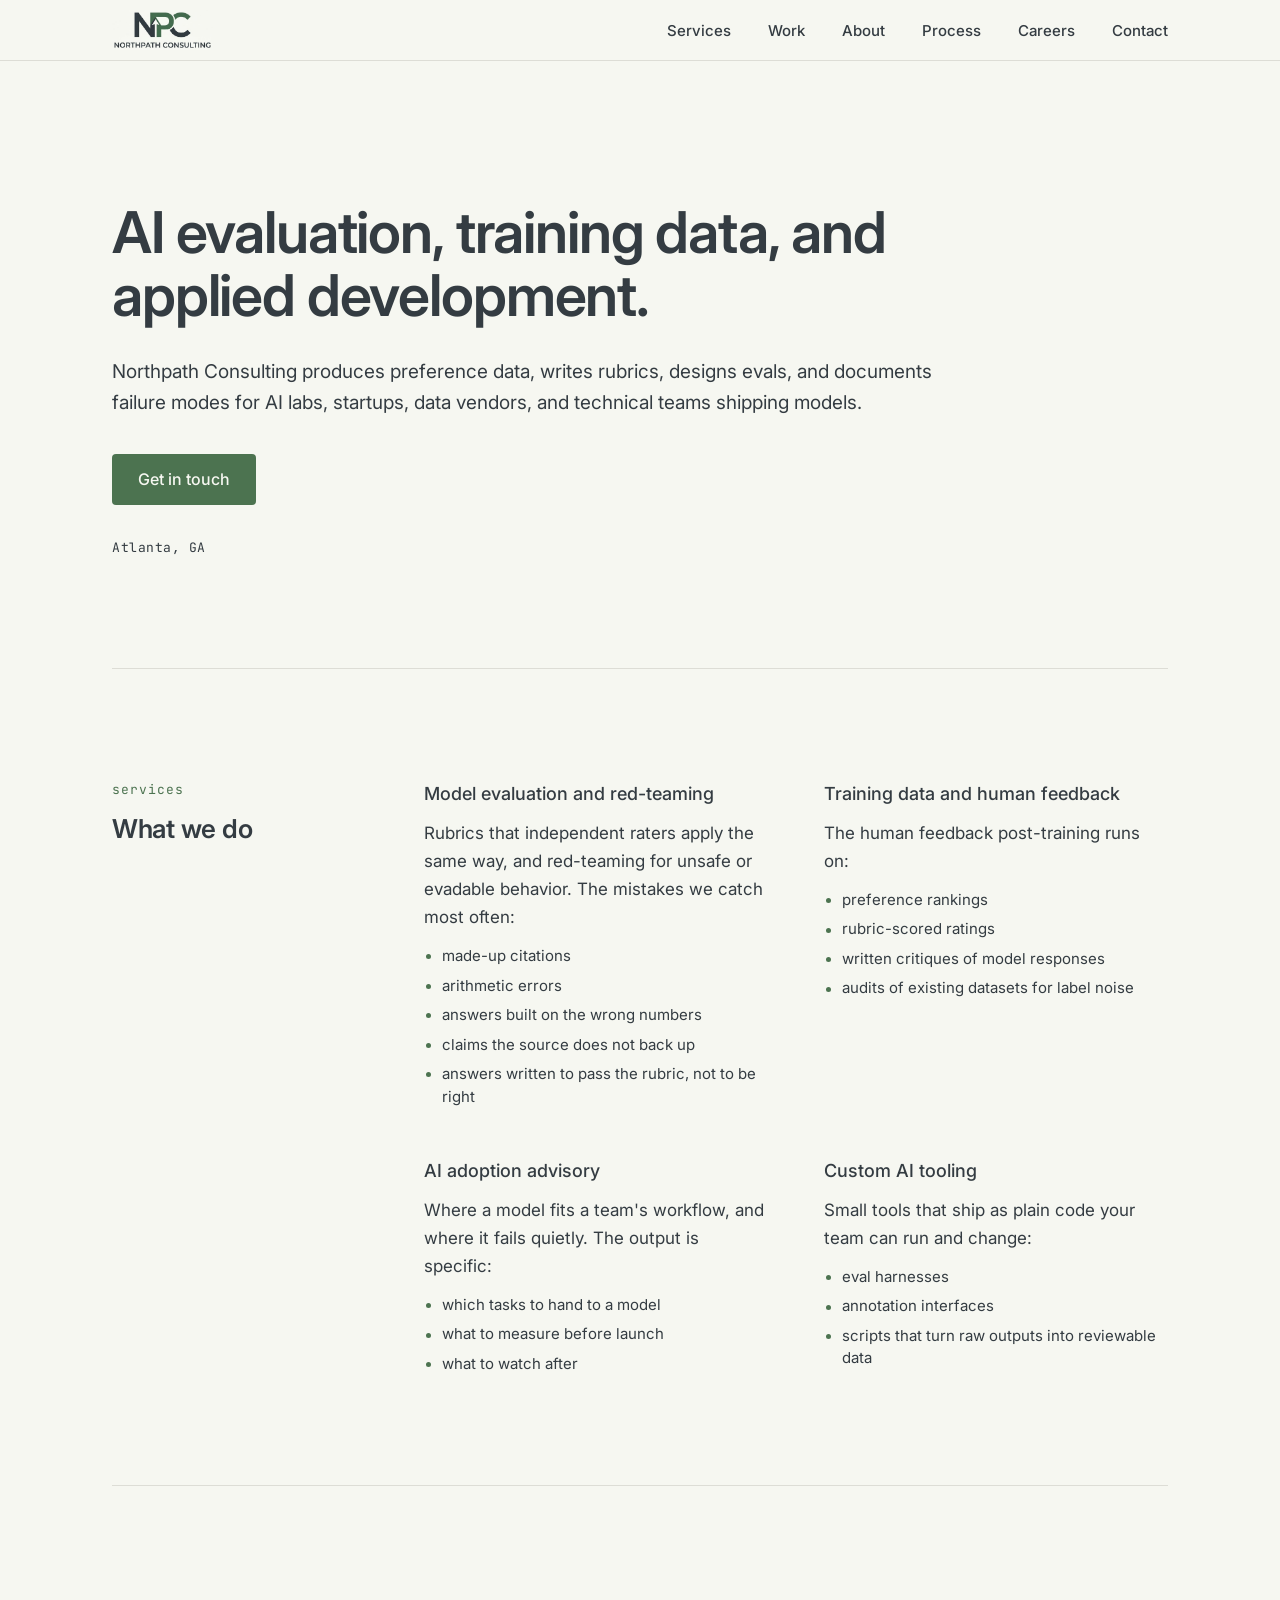
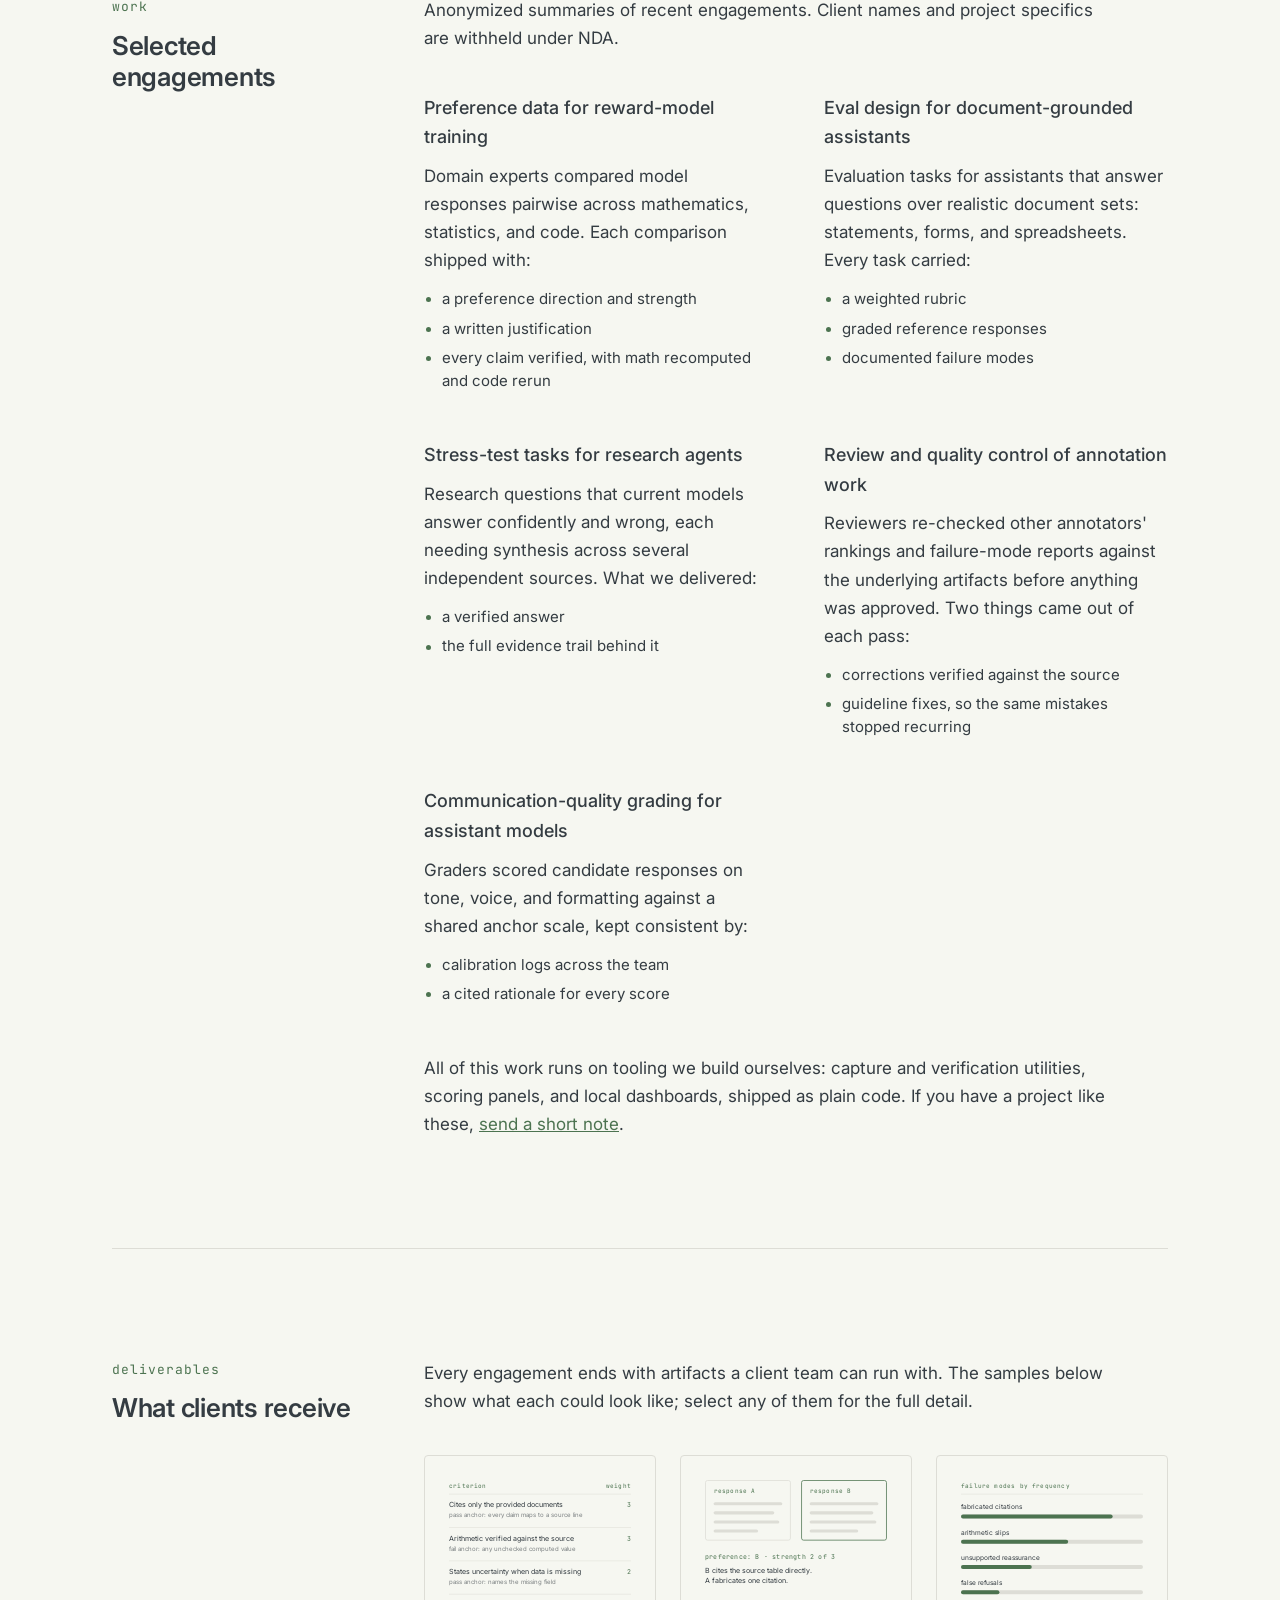
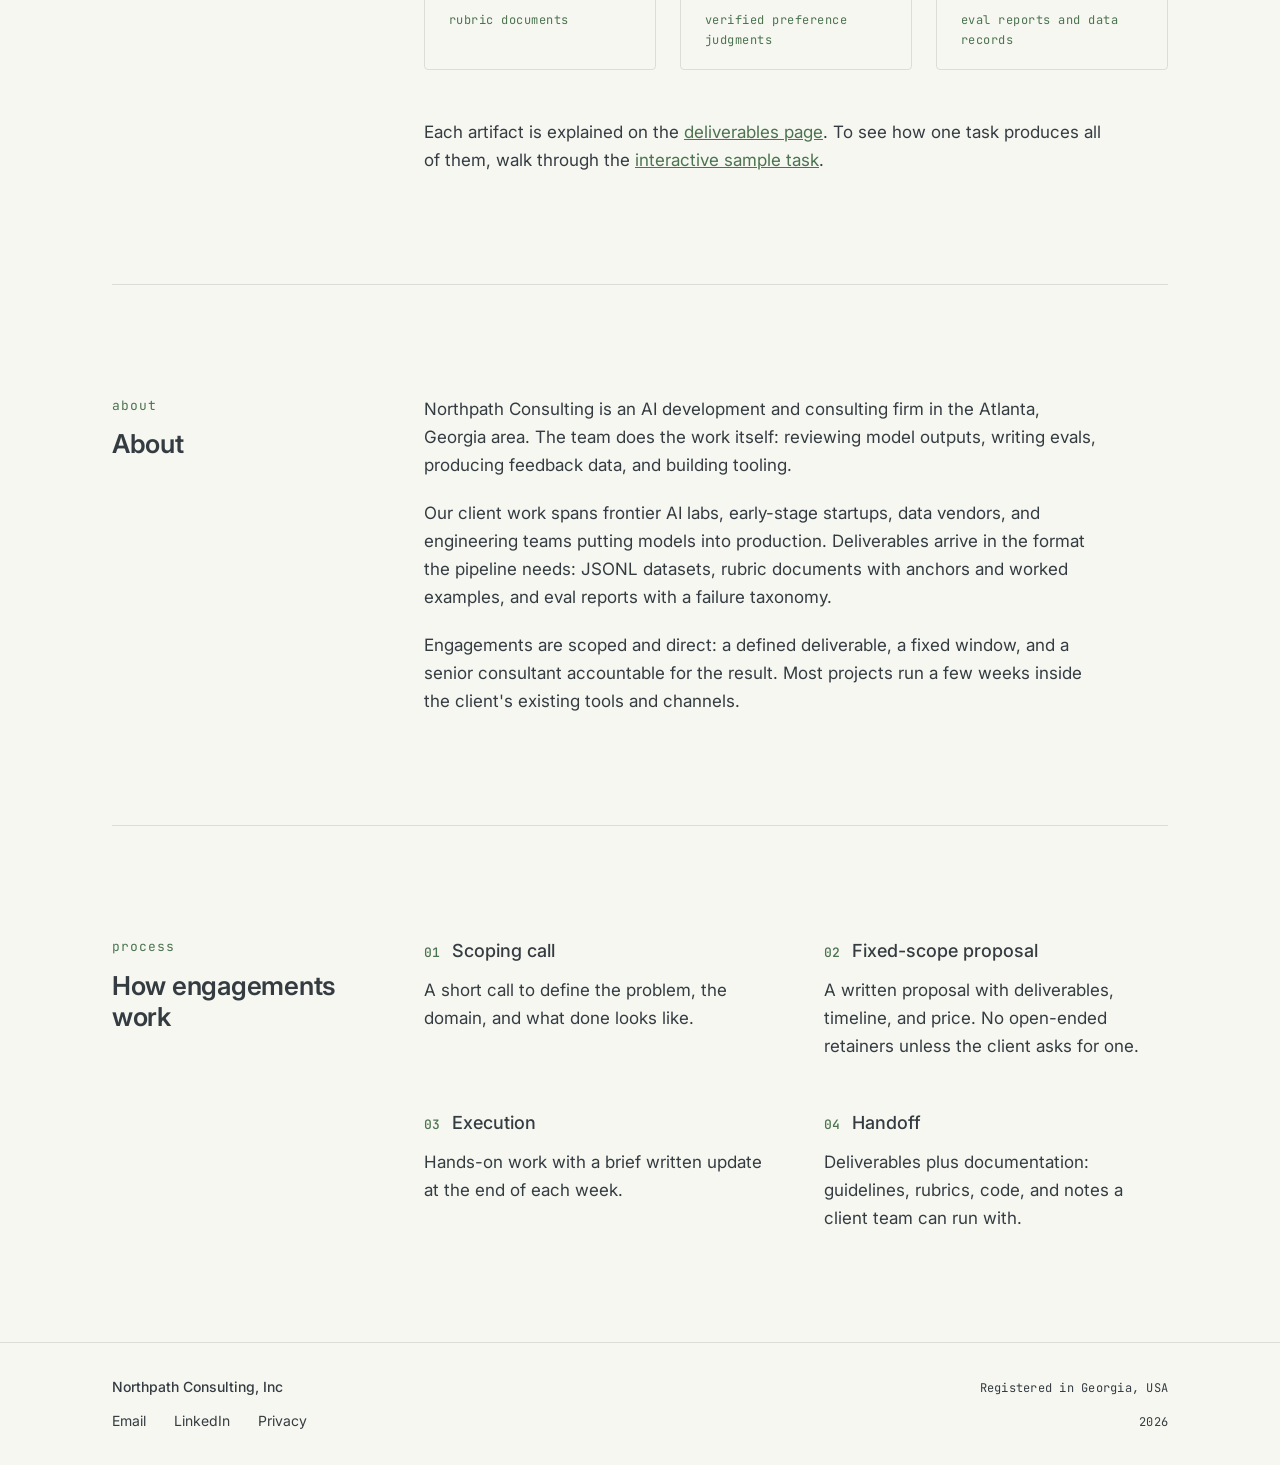
<file: index.html>
<!DOCTYPE html>
<html lang="en">
<head>
  <meta charset="utf-8">
  <meta name="viewport" content="width=device-width, initial-scale=1">
  <title>Northpath Consulting | AI evaluation, training data, and applied development</title>
  <meta name="description" content="Northpath Consulting is an AI development and consulting firm in the Atlanta, GA area. Model evaluation and red-teaming, human feedback and training data, adoption advisory, and custom AI tooling for AI labs, startups, and technical teams.">
  <meta name="theme-color" content="#F6F7F1">
  <meta name="robots" content="index, follow, max-image-preview:large, max-snippet:-1, max-video-preview:-1">
  <meta name="google-site-verification" content="PQmrnKhJR0F3YgZt5UNBgqZN2XuvigysMFaEZIc1ZC4">

  <!-- NOTE: update the canonical and og:url/og:image URLs if the site is served
       from a different domain (e.g. https://<username>.github.io/<repo>/). -->
  <link rel="canonical" href="https://arnav183.github.io/northpath-website/">

  <meta property="og:type" content="website">
  <meta property="og:site_name" content="Northpath Consulting">
  <meta property="og:locale" content="en_US">
  <meta property="og:title" content="Northpath Consulting | AI evaluation, training data, and applied development">
  <meta property="og:description" content="AI development and consulting firm in the Atlanta, GA area. Model evaluation and red-teaming, human feedback and training data, adoption advisory, and custom AI tooling.">
  <meta property="og:url" content="https://arnav183.github.io/northpath-website/">
  <meta property="og:image" content="https://arnav183.github.io/northpath-website/assets/logo.jpg">
  <meta property="og:image:width" content="644">
  <meta property="og:image:height" content="254">
  <meta name="twitter:card" content="summary">
  <meta name="twitter:title" content="Northpath Consulting | AI evaluation, training data, and applied development">
  <meta name="twitter:description" content="AI development and consulting firm in the Atlanta, GA area. Model evaluation and red-teaming, human feedback and training data, adoption advisory, and custom AI tooling.">
  <meta name="twitter:image" content="https://arnav183.github.io/northpath-website/assets/logo.jpg">

  <script type="application/ld+json">
  {
    "@context": "https://schema.org",
    "@type": "ProfessionalService",
    "@id": "https://arnav183.github.io/northpath-website/#organization",
    "name": "Northpath Consulting, Inc",
    "alternateName": "Northpath Consulting",
    "url": "https://arnav183.github.io/northpath-website/",
    "logo": "https://arnav183.github.io/northpath-website/assets/logo.jpg",
    "image": "https://arnav183.github.io/northpath-website/assets/logo.jpg",
    "email": "northpathconsultinginc@gmail.com",
    "description": "AI development and consulting firm: model evaluation and red-teaming, human feedback and training data, adoption advisory, and custom AI tooling for AI labs, startups, and technical teams.",
    "address": {
      "@type": "PostalAddress",
      "addressLocality": "Atlanta",
      "addressRegion": "GA",
      "addressCountry": "US"
    },
    "areaServed": "Worldwide",
    "knowsAbout": [
      "AI model evaluation",
      "Red-teaming",
      "Reinforcement learning from human feedback",
      "Preference data",
      "Training data annotation",
      "Rubric design",
      "Large language model evaluation",
      "AI adoption advisory"
    ],
    "contactPoint": {
      "@type": "ContactPoint",
      "email": "northpathconsultinginc@gmail.com",
      "contactType": "sales"
    },
    "sameAs": [
      "https://www.linkedin.com/company/northpath-consultinginc"
    ],
    "hasOfferCatalog": {
      "@type": "OfferCatalog",
      "name": "Services",
      "itemListElement": [
        {
          "@type": "Offer",
          "itemOffered": {
            "@type": "Service",
            "name": "Model evaluation and red-teaming",
            "description": "Rubric design, failure-mode documentation, and adversarial testing before release."
          }
        },
        {
          "@type": "Offer",
          "itemOffered": {
            "@type": "Service",
            "name": "Training data and human feedback",
            "description": "Preference rankings, rubric-scored ratings, and written critiques for post-training."
          }
        },
        {
          "@type": "Offer",
          "itemOffered": {
            "@type": "Service",
            "name": "AI adoption advisory",
            "description": "Scoping where a model fits a workflow and what to measure before launch."
          }
        },
        {
          "@type": "Offer",
          "itemOffered": {
            "@type": "Service",
            "name": "Custom AI tooling",
            "description": "Eval harnesses, annotation interfaces, and dashboards shipped as plain code."
          }
        }
      ]
    }
  }
  </script>

  <link rel="icon" type="image/png" href="assets/favicon.png">
  <link rel="apple-touch-icon" href="assets/favicon.png">

  <link rel="preconnect" href="https://fonts.googleapis.com">
  <link rel="preconnect" href="https://fonts.gstatic.com" crossorigin>
  <link rel="stylesheet" href="https://fonts.googleapis.com/css2?family=Inter:wght@400;500;600&family=JetBrains+Mono:wght@400&display=swap">
  <link rel="stylesheet" href="styles.css">
</head>
<body>

<a class="skip-link" href="#top">Skip to content</a>

<header class="site-header">
  <div class="header-inner">
    <a class="brand" href="#top" aria-label="Northpath Consulting, back to top">
      <img src="assets/logo.jpg" alt="Northpath Consulting logo" width="644" height="254">
    </a>
    <button class="nav-toggle" type="button" aria-expanded="false" aria-controls="site-nav">
      <span class="sr-only">Menu</span>
      <span class="bar" aria-hidden="true"></span>
      <span class="bar" aria-hidden="true"></span>
      <span class="bar" aria-hidden="true"></span>
    </button>
    <nav id="site-nav" class="site-nav" aria-label="Site">
      <a href="#services">Services</a>
      <a href="#work">Work</a>
      <a href="#about">About</a>
      <a href="#process">Process</a>
      <a href="careers.html">Careers</a>
      <a href="contact.html">Contact</a>
    </nav>
  </div>
</header>

<main id="top">

  <section class="hero" aria-label="Introduction">
    <div class="hero-inner">
      <h1>AI evaluation, training data, and applied development.</h1>
      <p class="hero-sub">Northpath Consulting produces preference data, writes rubrics, designs evals, and documents failure modes for AI labs, startups, data vendors, and technical teams shipping models.</p>
      <p><a class="button" href="contact.html">Get in touch</a></p>
      <p class="meta">Atlanta, GA</p>
    </div>
  </section>

  <section id="services" aria-labelledby="services-heading">
    <div class="section-head">
      <p class="section-label">services</p>
      <h2 id="services-heading">What we do</h2>
    </div>
    <div class="section-body">
      <dl class="entry-list">
        <div class="entry">
          <dt>Model evaluation and red-teaming</dt>
          <dd>Rubrics that independent raters apply the same way, and red-teaming for unsafe or evadable behavior. The mistakes we catch most often:
            <ul class="entry-points">
              <li>made-up citations</li>
              <li>arithmetic errors</li>
              <li>answers built on the wrong numbers</li>
              <li>claims the source does not back up</li>
              <li>answers written to pass the rubric, not to be right</li>
            </ul>
          </dd>
        </div>
        <div class="entry">
          <dt>Training data and human feedback</dt>
          <dd>The human feedback post-training runs on:
            <ul class="entry-points">
              <li>preference rankings</li>
              <li>rubric-scored ratings</li>
              <li>written critiques of model responses</li>
              <li>audits of existing datasets for label noise</li>
            </ul>
          </dd>
        </div>
        <div class="entry">
          <dt>AI adoption advisory</dt>
          <dd>Where a model fits a team's workflow, and where it fails quietly. The output is specific:
            <ul class="entry-points">
              <li>which tasks to hand to a model</li>
              <li>what to measure before launch</li>
              <li>what to watch after</li>
            </ul>
          </dd>
        </div>
        <div class="entry">
          <dt>Custom AI tooling</dt>
          <dd>Small tools that ship as plain code your team can run and change:
            <ul class="entry-points">
              <li>eval harnesses</li>
              <li>annotation interfaces</li>
              <li>scripts that turn raw outputs into reviewable data</li>
            </ul>
          </dd>
        </div>
      </dl>
    </div>
  </section>

  <section id="work" aria-labelledby="work-heading">
    <div class="section-head">
      <p class="section-label">work</p>
      <h2 id="work-heading">Selected engagements</h2>
    </div>
    <div class="section-body">
      <p class="body-intro">Anonymized summaries of recent engagements. Client names and project specifics are withheld under NDA.</p>
      <dl class="entry-list">
        <div class="entry">
          <dt>Preference data for reward-model training</dt>
          <dd>Domain experts compared model responses pairwise across mathematics, statistics, and code. Each comparison shipped with:
            <ul class="entry-points">
              <li>a preference direction and strength</li>
              <li>a written justification</li>
              <li>every claim verified, with math recomputed and code rerun</li>
            </ul>
          </dd>
        </div>
        <div class="entry">
          <dt>Eval design for document-grounded assistants</dt>
          <dd>Evaluation tasks for assistants that answer questions over realistic document sets: statements, forms, and spreadsheets. Every task carried:
            <ul class="entry-points">
              <li>a weighted rubric</li>
              <li>graded reference responses</li>
              <li>documented failure modes</li>
            </ul>
          </dd>
        </div>
        <div class="entry">
          <dt>Stress-test tasks for research agents</dt>
          <dd>Research questions that current models answer confidently and wrong, each needing synthesis across several independent sources. What we delivered:
            <ul class="entry-points">
              <li>a verified answer</li>
              <li>the full evidence trail behind it</li>
            </ul>
          </dd>
        </div>
        <div class="entry">
          <dt>Review and quality control of annotation work</dt>
          <dd>Reviewers re-checked other annotators' rankings and failure-mode reports against the underlying artifacts before anything was approved. Two things came out of each pass:
            <ul class="entry-points">
              <li>corrections verified against the source</li>
              <li>guideline fixes, so the same mistakes stopped recurring</li>
            </ul>
          </dd>
        </div>
        <div class="entry">
          <dt>Communication-quality grading for assistant models</dt>
          <dd>Graders scored candidate responses on tone, voice, and formatting against a shared anchor scale, kept consistent by:
            <ul class="entry-points">
              <li>calibration logs across the team</li>
              <li>a cited rationale for every score</li>
            </ul>
          </dd>
        </div>
      </dl>
      <p class="work-coda">All of this work runs on tooling we build ourselves: capture and verification utilities, scoring panels, and local dashboards, shipped as plain code. If you have a project like these, <a href="contact.html">send a short note</a>.</p>
    </div>
  </section>

  <section id="deliverables" aria-labelledby="deliverables-heading">
    <div class="section-head">
      <p class="section-label">deliverables</p>
      <h2 id="deliverables-heading">What clients receive</h2>
    </div>
    <div class="section-body">
      <p class="body-intro">Every engagement ends with artifacts a client team can run with. The samples below show what each could look like; select any of them for the full detail.</p>
      <div class="figure-row">
        <a class="artifact-link" href="deliverables.html">
          <figure class="artifact">
            <svg viewBox="0 0 360 232" role="img" aria-label="Illustrative rubric excerpt showing three weighted criteria with pass and fail anchors">
              <text x="0" y="16" class="svg-mono" font-size="12">criterion</text>
              <text x="360" y="16" text-anchor="end" class="svg-mono" font-size="12">weight</text>
              <line x1="0" y1="28" x2="360" y2="28" class="svg-hairline"/>
              <text x="0" y="54" class="svg-ink" font-size="14">Cites only the provided documents</text>
              <text x="0" y="74" class="svg-ink svg-dim" font-size="12">pass anchor: every claim maps to a source line</text>
              <text x="360" y="54" text-anchor="end" class="svg-mono" font-size="13">3</text>
              <line x1="0" y1="94" x2="360" y2="94" class="svg-hairline"/>
              <text x="0" y="120" class="svg-ink" font-size="14">Arithmetic verified against the source</text>
              <text x="0" y="140" class="svg-ink svg-dim" font-size="12">fail anchor: any unchecked computed value</text>
              <text x="360" y="120" text-anchor="end" class="svg-mono" font-size="13">3</text>
              <line x1="0" y1="160" x2="360" y2="160" class="svg-hairline"/>
              <text x="0" y="186" class="svg-ink" font-size="14">States uncertainty when data is missing</text>
              <text x="0" y="206" class="svg-ink svg-dim" font-size="12">pass anchor: names the missing field</text>
              <text x="360" y="186" text-anchor="end" class="svg-mono" font-size="13">2</text>
              <line x1="0" y1="226" x2="360" y2="226" class="svg-hairline"/>
            </svg>
            <figcaption>rubric documents</figcaption>
          </figure>
        </a>
        <a class="artifact-link" href="deliverables.html">
          <figure class="artifact">
            <svg viewBox="0 0 360 232" role="img" aria-label="Illustrative pairwise preference judgment: response B preferred over response A with a written justification">
              <rect x="1" y="1" width="168" height="118" rx="4" class="svg-card"/>
              <rect x="191" y="1" width="168" height="118" rx="4" class="svg-card svg-card-chosen"/>
              <text x="17" y="26" class="svg-mono" font-size="12">response A</text>
              <text x="207" y="26" class="svg-mono" font-size="12">response B</text>
              <rect x="17" y="44" width="136" height="6" rx="3" class="svg-bar-track"/>
              <rect x="17" y="62" width="120" height="6" rx="3" class="svg-bar-track"/>
              <rect x="17" y="80" width="130" height="6" rx="3" class="svg-bar-track"/>
              <rect x="17" y="98" width="88" height="6" rx="3" class="svg-bar-track"/>
              <rect x="207" y="44" width="136" height="6" rx="3" class="svg-bar-track"/>
              <rect x="207" y="62" width="126" height="6" rx="3" class="svg-bar-track"/>
              <rect x="207" y="80" width="132" height="6" rx="3" class="svg-bar-track"/>
              <rect x="207" y="98" width="96" height="6" rx="3" class="svg-bar-track"/>
              <text x="0" y="156" class="svg-mono" font-size="13">preference: B &middot; strength 2 of 3</text>
              <text x="0" y="184" class="svg-ink" font-size="14">B cites the source table directly.</text>
              <text x="0" y="204" class="svg-ink" font-size="14">A fabricates one citation.</text>
            </svg>
            <figcaption>verified preference judgments</figcaption>
          </figure>
        </a>
        <a class="artifact-link" href="deliverables.html">
          <figure class="artifact">
            <svg viewBox="0 0 360 232" role="img" aria-label="Illustrative failure-mode summary from an eval report showing relative frequency bars for four failure modes">
              <text x="0" y="16" class="svg-mono" font-size="12">failure modes by frequency</text>
              <line x1="0" y1="28" x2="360" y2="28" class="svg-hairline"/>
              <text x="0" y="58" class="svg-ink" font-size="13">fabricated citations</text>
              <rect x="0" y="68" width="360" height="8" rx="4" class="svg-bar-track"/>
              <rect x="0" y="68" width="300" height="8" rx="4" class="svg-bar-fill"/>
              <text x="0" y="108" class="svg-ink" font-size="13">arithmetic slips</text>
              <rect x="0" y="118" width="360" height="8" rx="4" class="svg-bar-track"/>
              <rect x="0" y="118" width="212" height="8" rx="4" class="svg-bar-fill"/>
              <text x="0" y="158" class="svg-ink" font-size="13">unsupported reassurance</text>
              <rect x="0" y="168" width="360" height="8" rx="4" class="svg-bar-track"/>
              <rect x="0" y="168" width="140" height="8" rx="4" class="svg-bar-fill"/>
              <text x="0" y="208" class="svg-ink" font-size="13">false refusals</text>
              <rect x="0" y="218" width="360" height="8" rx="4" class="svg-bar-track"/>
              <rect x="0" y="218" width="76" height="8" rx="4" class="svg-bar-fill"/>
            </svg>
            <figcaption>eval reports and data records</figcaption>
          </figure>
        </a>
      </div>
      <p class="work-coda">Each artifact is explained on the <a href="deliverables.html">deliverables page</a>. To see how one task produces all of them, walk through the <a href="sample-task.html">interactive sample task</a>.</p>
    </div>
  </section>

  <section id="about" aria-labelledby="about-heading">
    <div class="section-head">
      <p class="section-label">about</p>
      <h2 id="about-heading">About</h2>
    </div>
    <div class="section-body">
      <p>Northpath Consulting is an AI development and consulting firm in the Atlanta, Georgia area. The team does the work itself: reviewing model outputs, writing evals, producing feedback data, and building tooling.</p>
      <p>Our client work spans frontier AI labs, early-stage startups, data vendors, and engineering teams putting models into production. Deliverables arrive in the format the pipeline needs: JSONL datasets, rubric documents with anchors and worked examples, and eval reports with a failure taxonomy.</p>
      <p>Engagements are scoped and direct: a defined deliverable, a fixed window, and a senior consultant accountable for the result. Most projects run a few weeks inside the client's existing tools and channels.</p>
      <!-- TODO: add team background here (prior roles, projects, credentials) -->
    </div>
  </section>

  <section id="process" aria-labelledby="process-heading">
    <div class="section-head">
      <p class="section-label">process</p>
      <h2 id="process-heading">How engagements work</h2>
    </div>
    <div class="section-body">
      <dl class="entry-list process-steps">
        <div class="entry">
          <dt><span class="step-num" aria-hidden="true">01</span>Scoping call</dt>
          <dd>A short call to define the problem, the domain, and what done looks like.</dd>
        </div>
        <div class="entry">
          <dt><span class="step-num" aria-hidden="true">02</span>Fixed-scope proposal</dt>
          <dd>A written proposal with deliverables, timeline, and price. No open-ended retainers unless the client asks for one.</dd>
        </div>
        <div class="entry">
          <dt><span class="step-num" aria-hidden="true">03</span>Execution</dt>
          <dd>Hands-on work with a brief written update at the end of each week.</dd>
        </div>
        <div class="entry">
          <dt><span class="step-num" aria-hidden="true">04</span>Handoff</dt>
          <dd>Deliverables plus documentation: guidelines, rubrics, code, and notes a client team can run with.</dd>
        </div>
      </dl>
    </div>
  </section>

</main>

<footer class="site-footer">
  <div class="footer-inner">
    <div class="footer-row">
      <p class="footer-name">Northpath Consulting, Inc</p>
      <p class="footer-meta">Registered in Georgia, USA</p>
    </div>
    <div class="footer-row">
      <nav class="footer-links" aria-label="Footer">
        <a href="mailto:northpathconsultinginc@gmail.com">Email</a>
        <a href="https://www.linkedin.com/company/northpath-consultinginc" target="_blank" rel="noopener">LinkedIn</a>
        <a href="privacy.html">Privacy</a>
      </nav>
      <p class="footer-year">2026</p>
    </div>
  </div>
</footer>

<script src="script.js" defer></script>
</body>
</html>
</file>
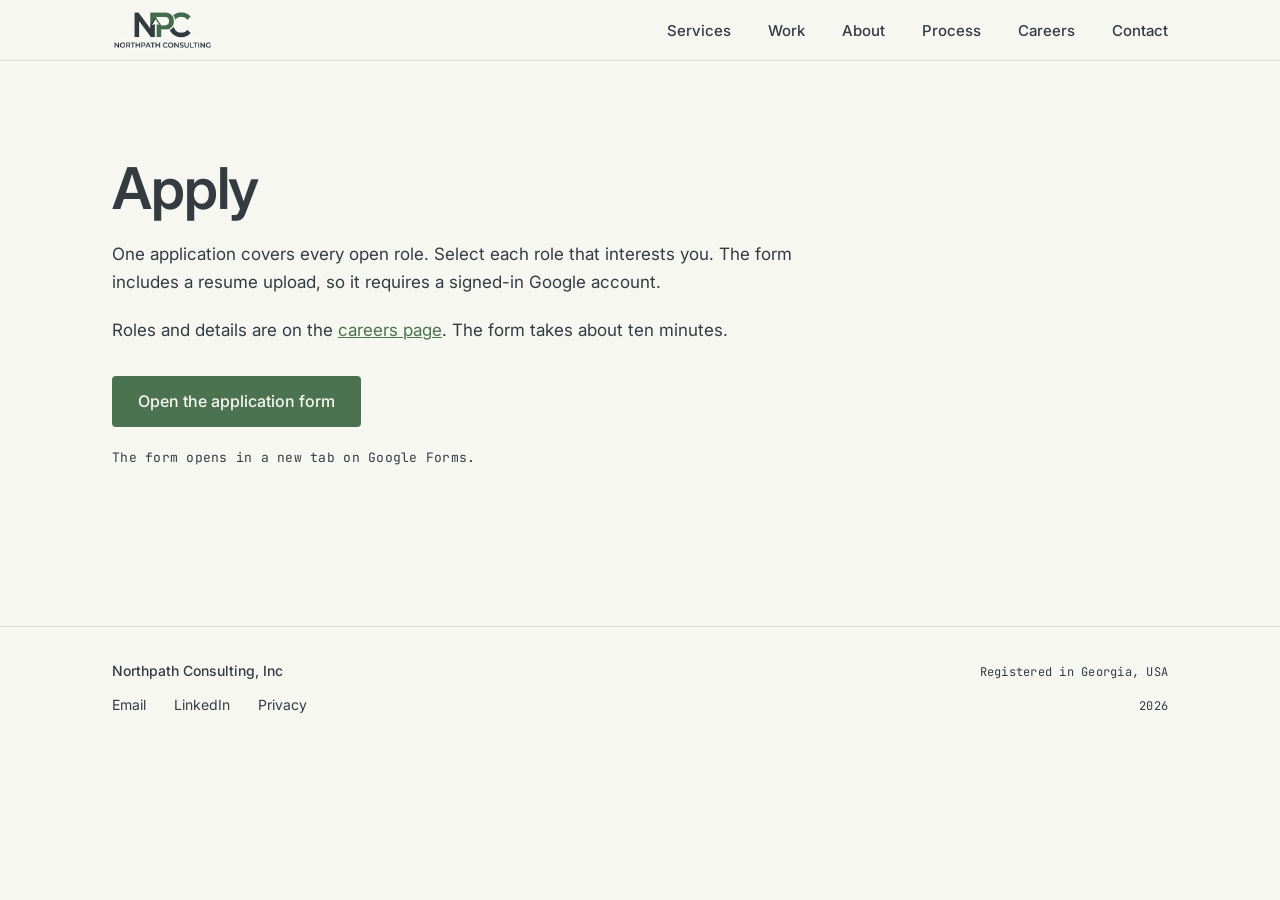
<file: apply.html>
<!DOCTYPE html>
<html lang="en">
<head>
  <meta charset="utf-8">
  <meta name="viewport" content="width=device-width, initial-scale=1">
  <title>Apply | Northpath Consulting</title>
  <meta name="description" content="Application for open roles at Northpath Consulting: AI evaluation specialists, training data contractors, tooling engineers, business operations, and interns.">
  <meta name="theme-color" content="#F6F7F1">
  <meta name="robots" content="noindex">

  <link rel="canonical" href="https://arnav183.github.io/northpath-website/apply.html">

  <link rel="icon" type="image/png" href="assets/favicon.png">
  <link rel="apple-touch-icon" href="assets/favicon.png">

  <link rel="preconnect" href="https://fonts.googleapis.com">
  <link rel="preconnect" href="https://fonts.gstatic.com" crossorigin>
  <link rel="stylesheet" href="https://fonts.googleapis.com/css2?family=Inter:wght@400;500;600&family=JetBrains+Mono:wght@400&display=swap">
  <link rel="stylesheet" href="styles.css">
</head>
<body>

<a class="skip-link" href="#top">Skip to content</a>

<header class="site-header">
  <div class="header-inner">
    <a class="brand" href="index.html" aria-label="Northpath Consulting, home">
      <img src="assets/logo.jpg" alt="Northpath Consulting logo" width="644" height="254">
    </a>
    <button class="nav-toggle" type="button" aria-expanded="false" aria-controls="site-nav">
      <span class="sr-only">Menu</span>
      <span class="bar" aria-hidden="true"></span>
      <span class="bar" aria-hidden="true"></span>
      <span class="bar" aria-hidden="true"></span>
    </button>
    <nav id="site-nav" class="site-nav" aria-label="Site">
      <a href="index.html#services">Services</a>
      <a href="index.html#work">Work</a>
      <a href="index.html#about">About</a>
      <a href="index.html#process">Process</a>
      <a href="careers.html">Careers</a>
      <a href="contact.html">Contact</a>
    </nav>
  </div>
</header>

<main id="top">

  <section class="apply-section" aria-label="Application form">
    <div class="apply-head">
      <h1>Apply</h1>
      <p>One application covers every open role. Select each role that interests you. The form includes a resume upload, so it requires a signed-in Google account.</p>
      <p>Roles and details are on the <a href="careers.html">careers page</a>. The form takes about ten minutes.</p>
      <p class="apply-cta"><a class="button" href="https://forms.gle/SXPZX6uU8xSxwckg7" target="_blank" rel="noopener">Open the application form</a></p>
      <p class="form-fallback">The form opens in a new tab on Google Forms.</p>
    </div>
  </section>

</main>

<footer class="site-footer">
  <div class="footer-inner">
    <div class="footer-row">
      <p class="footer-name">Northpath Consulting, Inc</p>
      <p class="footer-meta">Registered in Georgia, USA</p>
    </div>
    <div class="footer-row">
      <nav class="footer-links" aria-label="Footer">
        <a href="mailto:northpathconsultinginc@gmail.com">Email</a>
        <a href="https://www.linkedin.com/company/northpath-consultinginc" target="_blank" rel="noopener">LinkedIn</a>
        <a href="privacy.html">Privacy</a>
      </nav>
      <p class="footer-year">2026</p>
    </div>
  </div>
</footer>

<script src="script.js" defer></script>
</body>
</html>
</file>
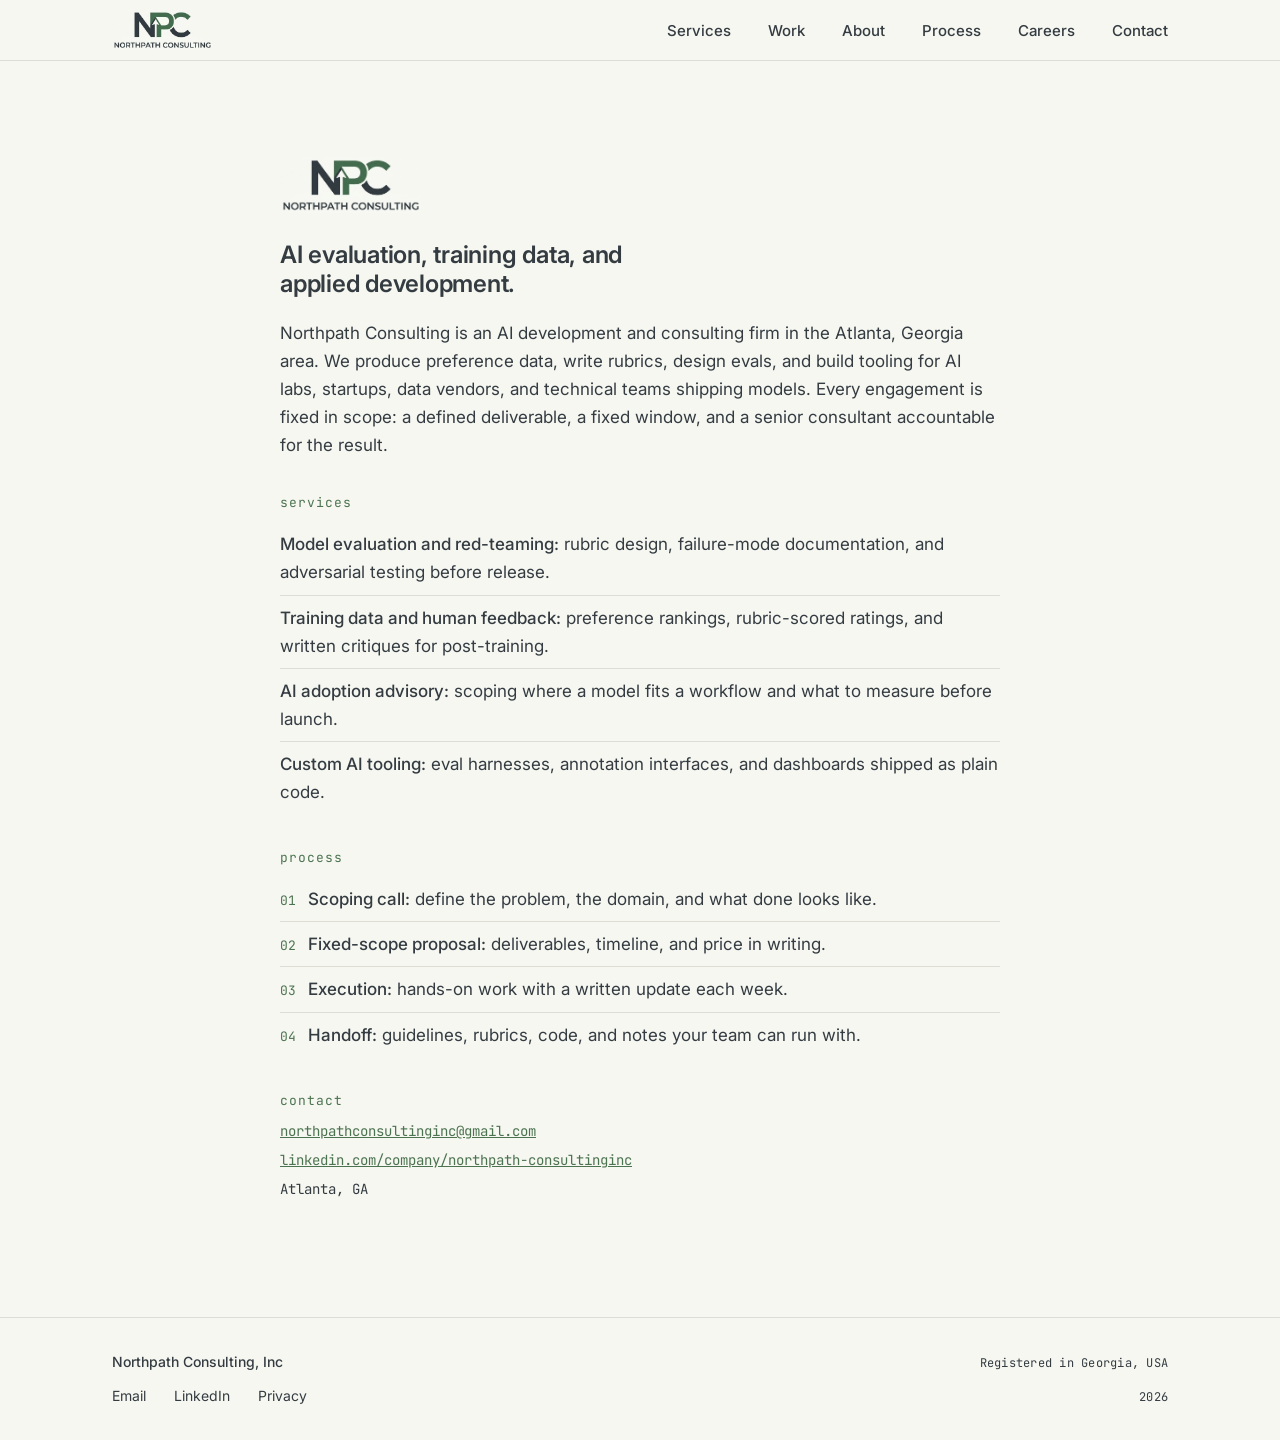
<file: capabilities.html>
<!DOCTYPE html>
<html lang="en">
<head>
  <meta charset="utf-8">
  <meta name="viewport" content="width=device-width, initial-scale=1">
  <title>Capabilities | Northpath Consulting</title>
  <meta name="description" content="Capabilities overview for Northpath Consulting: model evaluation and red-teaming, training data and human feedback, AI adoption advisory, and custom AI tooling.">
  <meta name="theme-color" content="#F6F7F1">
  <meta name="robots" content="index, follow, max-image-preview:large, max-snippet:-1, max-video-preview:-1">

  <link rel="canonical" href="https://arnav183.github.io/northpath-website/capabilities.html">

  <link rel="icon" type="image/png" href="assets/favicon.png">
  <link rel="apple-touch-icon" href="assets/favicon.png">

  <link rel="preconnect" href="https://fonts.googleapis.com">
  <link rel="preconnect" href="https://fonts.gstatic.com" crossorigin>
  <link rel="stylesheet" href="https://fonts.googleapis.com/css2?family=Inter:wght@400;500;600&family=JetBrains+Mono:wght@400&display=swap">
  <link rel="stylesheet" href="styles.css">

  <script type="application/ld+json">
  {
    "@context": "https://schema.org",
    "@type": "BreadcrumbList",
    "itemListElement": [
      { "@type": "ListItem", "position": 1, "name": "Home", "item": "https://arnav183.github.io/northpath-website/" },
      { "@type": "ListItem", "position": 2, "name": "Capabilities", "item": "https://arnav183.github.io/northpath-website/capabilities.html" }
    ]
  }
  </script>
</head>
<body class="cap-page">

<a class="skip-link" href="#top">Skip to content</a>

<header class="site-header">
  <div class="header-inner">
    <a class="brand" href="index.html" aria-label="Northpath Consulting, home">
      <img src="assets/logo.jpg" alt="Northpath Consulting logo" width="644" height="254">
    </a>
    <button class="nav-toggle" type="button" aria-expanded="false" aria-controls="site-nav">
      <span class="sr-only">Menu</span>
      <span class="bar" aria-hidden="true"></span>
      <span class="bar" aria-hidden="true"></span>
      <span class="bar" aria-hidden="true"></span>
    </button>
    <nav id="site-nav" class="site-nav" aria-label="Site">
      <a href="index.html#services">Services</a>
      <a href="index.html#work">Work</a>
      <a href="index.html#about">About</a>
      <a href="index.html#process">Process</a>
      <a href="careers.html">Careers</a>
      <a href="contact.html">Contact</a>
    </nav>
  </div>
</header>

<main id="top">

  <article class="cap-doc" aria-label="Capabilities overview">
    <img class="cap-logo cap-logo-screen" src="assets/logo.jpg" alt="Northpath Consulting logo" width="644" height="254">
    <img class="cap-logo cap-logo-print" src="assets/logo-print.png" alt="Northpath Consulting logo" width="644" height="254">
    <h1 class="cap-descriptor">AI evaluation, training data, and applied development.</h1>

    <p class="cap-firm">Northpath Consulting is an AI development and consulting firm in the Atlanta, Georgia area. We produce preference data, write rubrics, design evals, and build tooling for AI labs, startups, data vendors, and technical teams shipping models. Every engagement is fixed in scope: a defined deliverable, a fixed window, and a senior consultant accountable for the result.</p>

    <h2 class="cap-label">Services</h2>
    <ul class="cap-list">
      <li><strong>Model evaluation and red-teaming:</strong> rubric design, failure-mode documentation, and adversarial testing before release.</li>
      <li><strong>Training data and human feedback:</strong> preference rankings, rubric-scored ratings, and written critiques for post-training.</li>
      <li><strong>AI adoption advisory:</strong> scoping where a model fits a workflow and what to measure before launch.</li>
      <li><strong>Custom AI tooling:</strong> eval harnesses, annotation interfaces, and dashboards shipped as plain code.</li>
    </ul>

    <h2 class="cap-label">Process</h2>
    <ul class="cap-list cap-process">
      <li><span class="step-num" aria-hidden="true">01</span><strong>Scoping call:</strong> define the problem, the domain, and what done looks like.</li>
      <li><span class="step-num" aria-hidden="true">02</span><strong>Fixed-scope proposal:</strong> deliverables, timeline, and price in writing.</li>
      <li><span class="step-num" aria-hidden="true">03</span><strong>Execution:</strong> hands-on work with a written update each week.</li>
      <li><span class="step-num" aria-hidden="true">04</span><strong>Handoff:</strong> guidelines, rubrics, code, and notes your team can run with.</li>
    </ul>

    <h2 class="cap-label">Contact</h2>
    <div class="cap-contact">
      <p><a href="mailto:northpathconsultinginc@gmail.com">northpathconsultinginc@gmail.com</a></p>
      <p><a href="https://www.linkedin.com/company/northpath-consultinginc" target="_blank" rel="noopener">linkedin.com/company/northpath-consultinginc</a></p>
      <p>Atlanta, GA</p>
    </div>
  </article>

</main>

<footer class="site-footer">
  <div class="footer-inner">
    <div class="footer-row">
      <p class="footer-name">Northpath Consulting, Inc</p>
      <p class="footer-meta">Registered in Georgia, USA</p>
    </div>
    <div class="footer-row">
      <nav class="footer-links" aria-label="Footer">
        <a href="mailto:northpathconsultinginc@gmail.com">Email</a>
        <a href="https://www.linkedin.com/company/northpath-consultinginc" target="_blank" rel="noopener">LinkedIn</a>
        <a href="privacy.html">Privacy</a>
      </nav>
      <p class="footer-year">2026</p>
    </div>
  </div>
</footer>

<script src="script.js" defer></script>
</body>
</html>
</file>
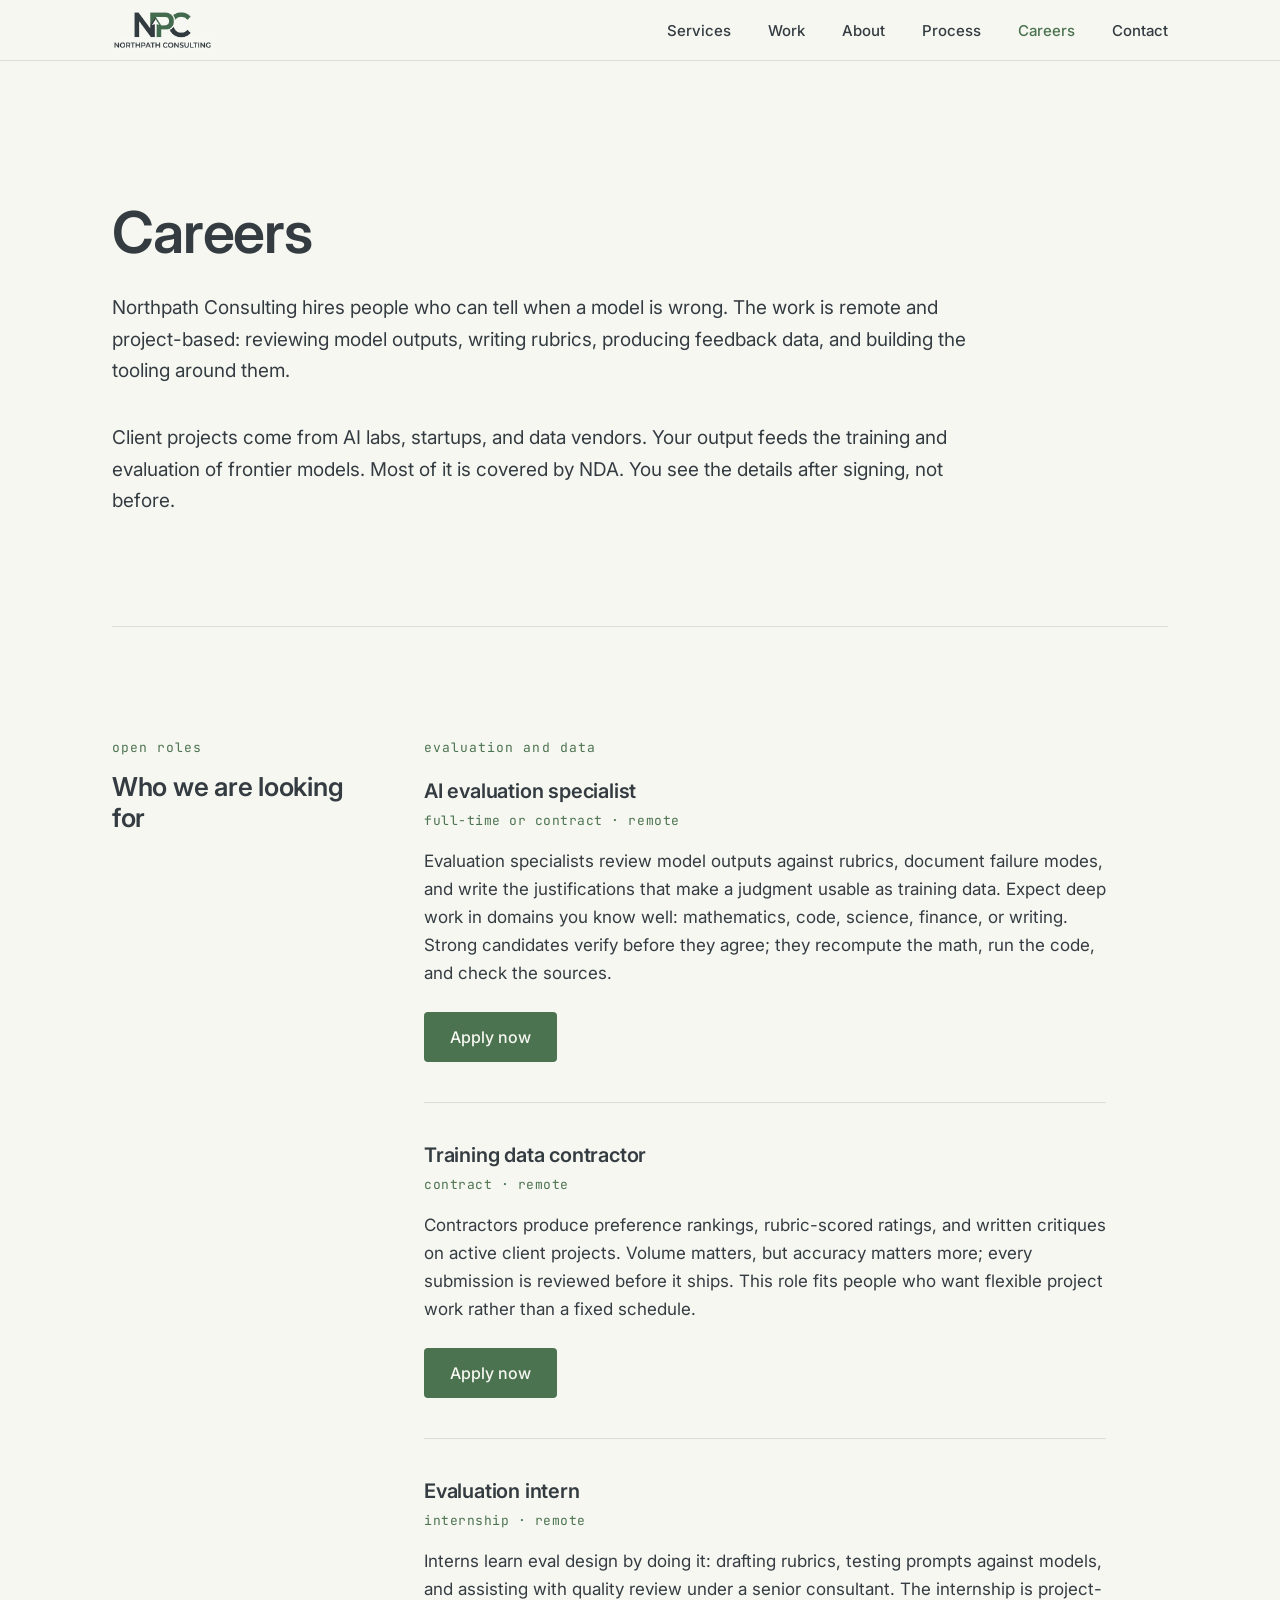
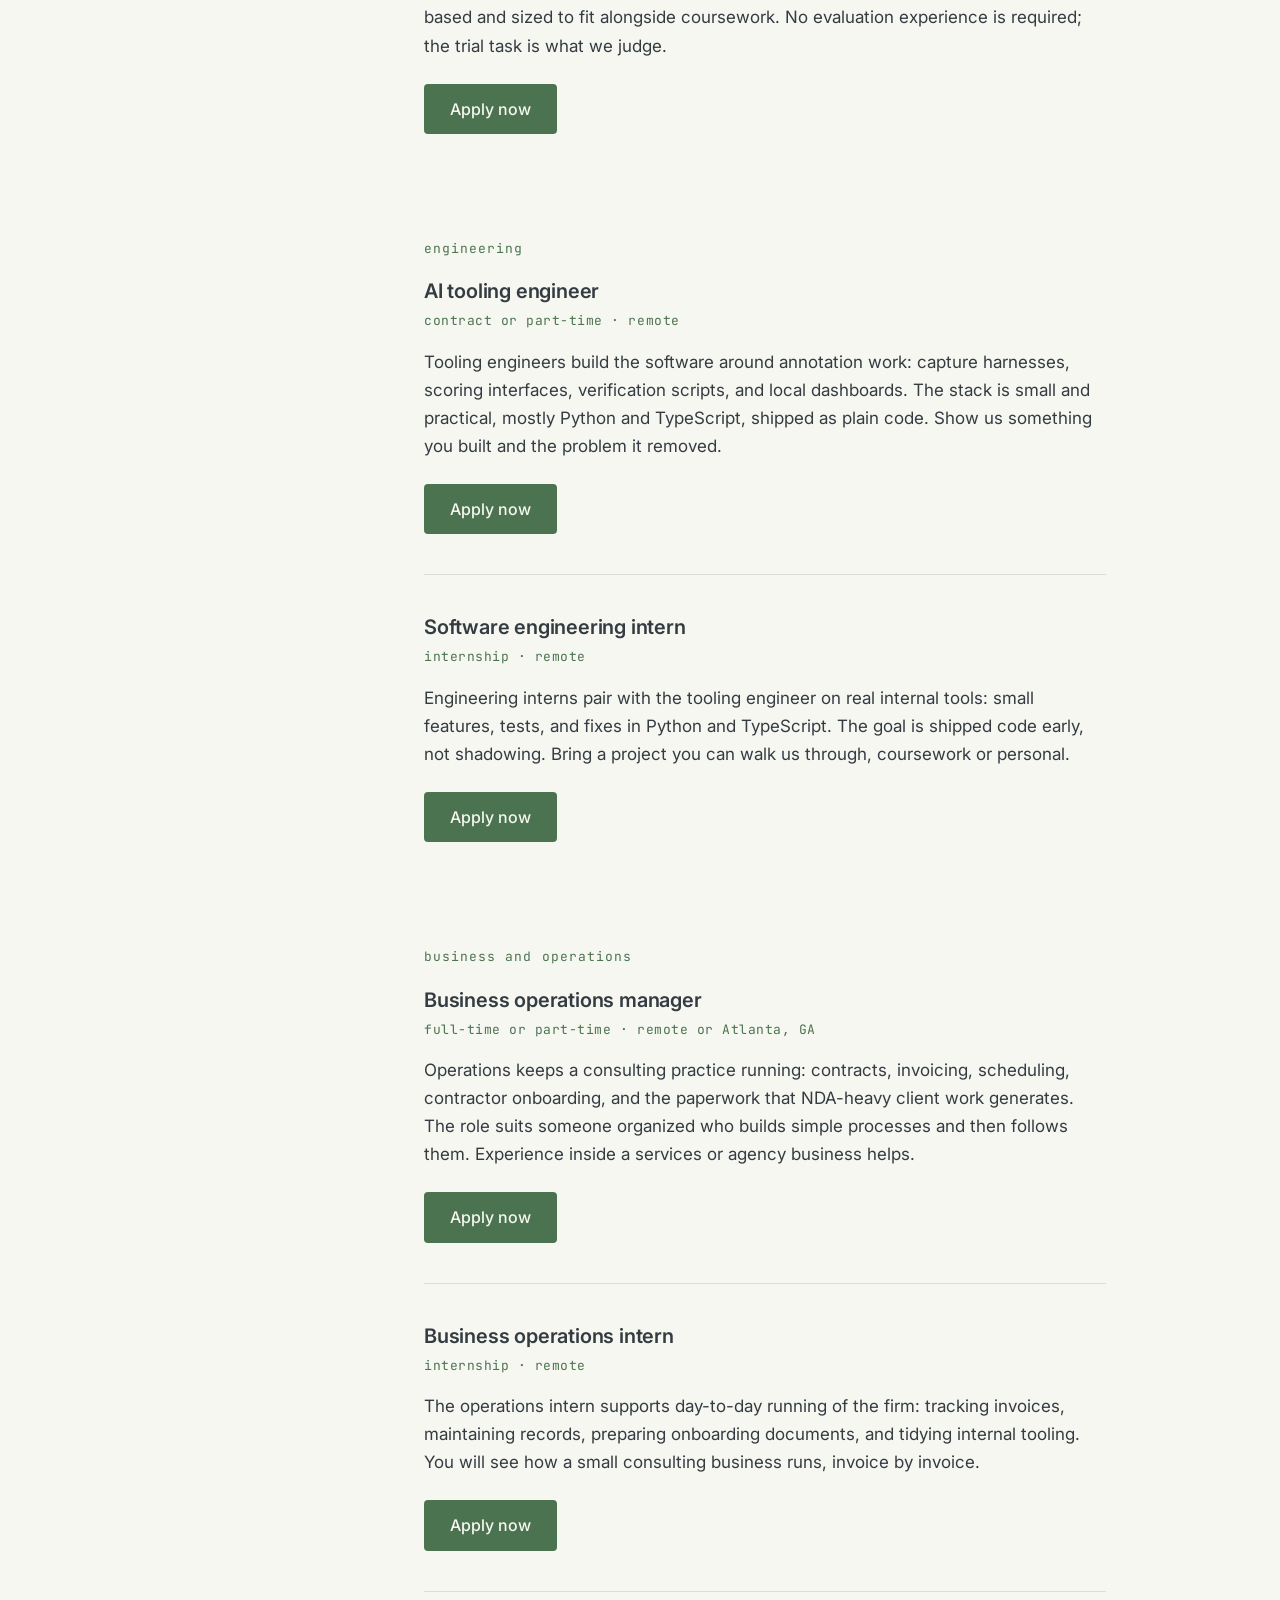
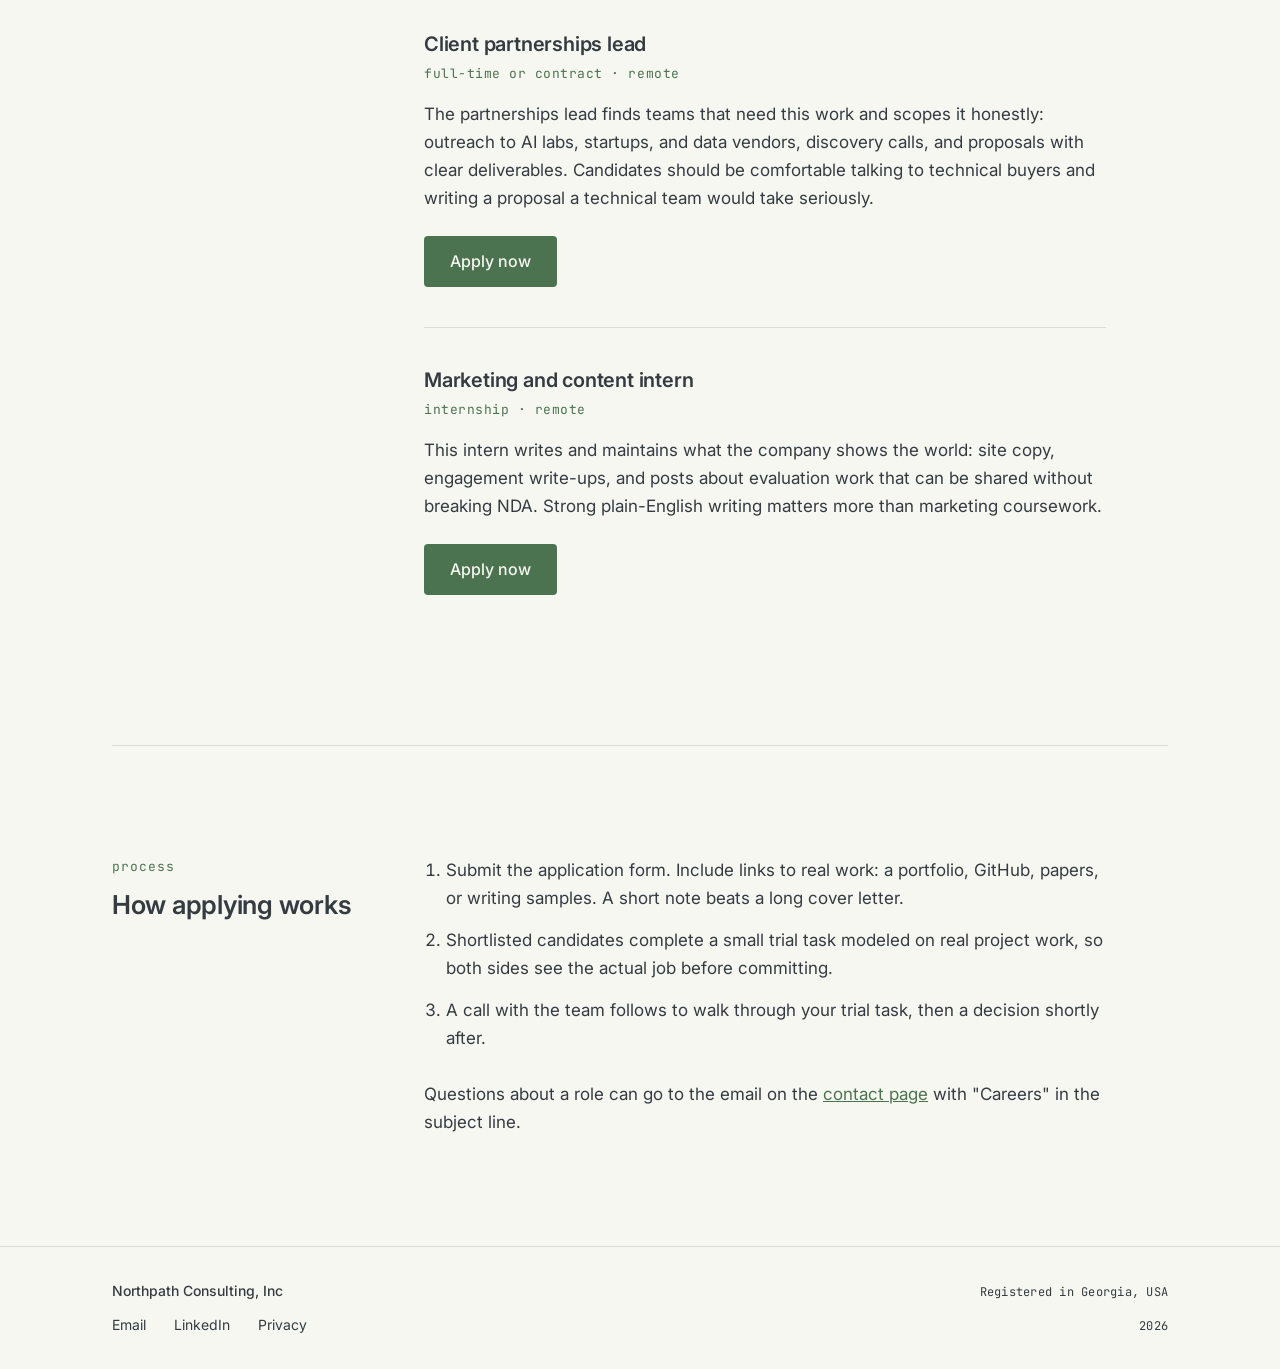
<file: careers.html>
<!DOCTYPE html>
<html lang="en">
<head>
  <meta charset="utf-8">
  <meta name="viewport" content="width=device-width, initial-scale=1">
  <title>Careers | Northpath Consulting</title>
  <meta name="description" content="Open roles at Northpath Consulting across evaluation, engineering, and business operations, including internships. Remote, project-based work on model evaluation and training data.">
  <meta name="theme-color" content="#F6F7F1">
  <meta name="robots" content="index, follow, max-image-preview:large, max-snippet:-1, max-video-preview:-1">

  <!-- NOTE: update the canonical and og:url URLs if the site is served
       from a different domain (e.g. https://<username>.github.io/<repo>/). -->
  <link rel="canonical" href="https://arnav183.github.io/northpath-website/careers.html">

  <meta property="og:type" content="website">
  <meta property="og:site_name" content="Northpath Consulting">
  <meta property="og:locale" content="en_US">
  <meta property="og:title" content="Careers | Northpath Consulting">
  <meta property="og:description" content="Open roles across evaluation, engineering, and business operations, including internships. Remote, project-based work on model evaluation and training data.">
  <meta property="og:url" content="https://arnav183.github.io/northpath-website/careers.html">
  <meta property="og:image" content="https://arnav183.github.io/northpath-website/assets/logo.jpg">
  <meta property="og:image:width" content="644">
  <meta property="og:image:height" content="254">
  <meta name="twitter:card" content="summary">
  <meta name="twitter:title" content="Careers | Northpath Consulting">
  <meta name="twitter:description" content="Open roles across evaluation, engineering, and business operations, including internships. Remote, project-based work on model evaluation and training data.">
  <meta name="twitter:image" content="https://arnav183.github.io/northpath-website/assets/logo.jpg">

  <link rel="icon" type="image/png" href="assets/favicon.png">
  <link rel="apple-touch-icon" href="assets/favicon.png">

  <link rel="preconnect" href="https://fonts.googleapis.com">
  <link rel="preconnect" href="https://fonts.gstatic.com" crossorigin>
  <link rel="stylesheet" href="https://fonts.googleapis.com/css2?family=Inter:wght@400;500;600&family=JetBrains+Mono:wght@400&display=swap">
  <link rel="stylesheet" href="styles.css">

  <script type="application/ld+json">
  {
    "@context": "https://schema.org",
    "@graph": [
      {
        "@type": "Organization",
        "@id": "https://arnav183.github.io/northpath-website/#organization",
        "name": "Northpath Consulting, Inc",
        "logo": "https://arnav183.github.io/northpath-website/assets/logo.jpg",
        "sameAs": "https://www.linkedin.com/company/northpath-consultinginc"
      },
      {
        "@type": "BreadcrumbList",
        "itemListElement": [
          { "@type": "ListItem", "position": 1, "name": "Home", "item": "https://arnav183.github.io/northpath-website/" },
          { "@type": "ListItem", "position": 2, "name": "Careers", "item": "https://arnav183.github.io/northpath-website/careers.html" }
        ]
      },
      {
        "@type": "JobPosting",
        "title": "AI evaluation specialist",
        "description": "Evaluation specialists review model outputs against rubrics, document failure modes, and write the justifications that make a judgment usable as training data. Expect deep work in domains you know well: mathematics, code, science, finance, or writing. Strong candidates verify before they agree; they recompute the math, run the code, and check the sources.",
        "datePosted": "2026-07-21",
        "validThrough": "2027-01-20",
        "employmentType": ["FULL_TIME", "CONTRACTOR"],
        "hiringOrganization": { "@id": "https://arnav183.github.io/northpath-website/#organization" },
        "jobLocationType": "TELECOMMUTE",
        "applicantLocationRequirements": { "@type": "Country", "name": "United States" },
        "jobLocation": { "@type": "Place", "address": { "@type": "PostalAddress", "addressLocality": "Atlanta", "addressRegion": "GA", "addressCountry": "US" } },
        "directApply": false,
        "url": "https://arnav183.github.io/northpath-website/careers.html",
        "identifier": { "@type": "PropertyValue", "name": "Northpath Consulting", "value": "eval-specialist" }
      },
      {
        "@type": "JobPosting",
        "title": "Training data contractor",
        "description": "Contractors produce preference rankings, rubric-scored ratings, and written critiques on active client projects. Volume matters, but accuracy matters more; every submission is reviewed before it ships. This role fits people who want flexible project work rather than a fixed schedule.",
        "datePosted": "2026-07-21",
        "validThrough": "2027-01-20",
        "employmentType": ["CONTRACTOR"],
        "hiringOrganization": { "@id": "https://arnav183.github.io/northpath-website/#organization" },
        "jobLocationType": "TELECOMMUTE",
        "applicantLocationRequirements": { "@type": "Country", "name": "United States" },
        "jobLocation": { "@type": "Place", "address": { "@type": "PostalAddress", "addressLocality": "Atlanta", "addressRegion": "GA", "addressCountry": "US" } },
        "directApply": false,
        "url": "https://arnav183.github.io/northpath-website/careers.html",
        "identifier": { "@type": "PropertyValue", "name": "Northpath Consulting", "value": "training-data-contractor" }
      },
      {
        "@type": "JobPosting",
        "title": "Evaluation intern",
        "description": "Interns learn eval design by doing it: drafting rubrics, testing prompts against models, and assisting with quality review under a senior consultant. The internship is project-based and sized to fit alongside coursework. No evaluation experience is required; the trial task is what we judge.",
        "datePosted": "2026-07-21",
        "validThrough": "2027-01-20",
        "employmentType": ["INTERN"],
        "hiringOrganization": { "@id": "https://arnav183.github.io/northpath-website/#organization" },
        "jobLocationType": "TELECOMMUTE",
        "applicantLocationRequirements": { "@type": "Country", "name": "United States" },
        "jobLocation": { "@type": "Place", "address": { "@type": "PostalAddress", "addressLocality": "Atlanta", "addressRegion": "GA", "addressCountry": "US" } },
        "directApply": false,
        "url": "https://arnav183.github.io/northpath-website/careers.html",
        "identifier": { "@type": "PropertyValue", "name": "Northpath Consulting", "value": "evaluation-intern" }
      },
      {
        "@type": "JobPosting",
        "title": "AI tooling engineer",
        "description": "Tooling engineers build the software around annotation work: capture harnesses, scoring interfaces, verification scripts, and local dashboards. The stack is small and practical, mostly Python and TypeScript, shipped as plain code. Show us something you built and the problem it removed.",
        "datePosted": "2026-07-21",
        "validThrough": "2027-01-20",
        "employmentType": ["CONTRACTOR", "PART_TIME"],
        "hiringOrganization": { "@id": "https://arnav183.github.io/northpath-website/#organization" },
        "jobLocationType": "TELECOMMUTE",
        "applicantLocationRequirements": { "@type": "Country", "name": "United States" },
        "jobLocation": { "@type": "Place", "address": { "@type": "PostalAddress", "addressLocality": "Atlanta", "addressRegion": "GA", "addressCountry": "US" } },
        "directApply": false,
        "url": "https://arnav183.github.io/northpath-website/careers.html",
        "identifier": { "@type": "PropertyValue", "name": "Northpath Consulting", "value": "tooling-engineer" }
      },
      {
        "@type": "JobPosting",
        "title": "Software engineering intern",
        "description": "Engineering interns pair with the tooling engineer on real internal tools: small features, tests, and fixes in Python and TypeScript. The goal is shipped code early, not shadowing. Bring a project you can walk us through, coursework or personal.",
        "datePosted": "2026-07-21",
        "validThrough": "2027-01-20",
        "employmentType": ["INTERN"],
        "hiringOrganization": { "@id": "https://arnav183.github.io/northpath-website/#organization" },
        "jobLocationType": "TELECOMMUTE",
        "applicantLocationRequirements": { "@type": "Country", "name": "United States" },
        "jobLocation": { "@type": "Place", "address": { "@type": "PostalAddress", "addressLocality": "Atlanta", "addressRegion": "GA", "addressCountry": "US" } },
        "directApply": false,
        "url": "https://arnav183.github.io/northpath-website/careers.html",
        "identifier": { "@type": "PropertyValue", "name": "Northpath Consulting", "value": "swe-intern" }
      },
      {
        "@type": "JobPosting",
        "title": "Business operations manager",
        "description": "Operations keeps a consulting practice running: contracts, invoicing, scheduling, contractor onboarding, and the paperwork that NDA-heavy client work generates. The role suits someone organized who builds simple processes and then follows them. Experience inside a services or agency business helps.",
        "datePosted": "2026-07-21",
        "validThrough": "2027-01-20",
        "employmentType": ["FULL_TIME", "PART_TIME"],
        "hiringOrganization": { "@id": "https://arnav183.github.io/northpath-website/#organization" },
        "jobLocationType": "TELECOMMUTE",
        "applicantLocationRequirements": { "@type": "Country", "name": "United States" },
        "jobLocation": { "@type": "Place", "address": { "@type": "PostalAddress", "addressLocality": "Atlanta", "addressRegion": "GA", "addressCountry": "US" } },
        "directApply": false,
        "url": "https://arnav183.github.io/northpath-website/careers.html",
        "identifier": { "@type": "PropertyValue", "name": "Northpath Consulting", "value": "business-ops-manager" }
      },
      {
        "@type": "JobPosting",
        "title": "Business operations intern",
        "description": "The operations intern supports day-to-day running of the firm: tracking invoices, maintaining records, preparing onboarding documents, and tidying internal tooling. You will see how a small consulting business runs, invoice by invoice.",
        "datePosted": "2026-07-21",
        "validThrough": "2027-01-20",
        "employmentType": ["INTERN"],
        "hiringOrganization": { "@id": "https://arnav183.github.io/northpath-website/#organization" },
        "jobLocationType": "TELECOMMUTE",
        "applicantLocationRequirements": { "@type": "Country", "name": "United States" },
        "jobLocation": { "@type": "Place", "address": { "@type": "PostalAddress", "addressLocality": "Atlanta", "addressRegion": "GA", "addressCountry": "US" } },
        "directApply": false,
        "url": "https://arnav183.github.io/northpath-website/careers.html",
        "identifier": { "@type": "PropertyValue", "name": "Northpath Consulting", "value": "business-ops-intern" }
      },
      {
        "@type": "JobPosting",
        "title": "Client partnerships lead",
        "description": "The partnerships lead finds teams that need this work and scopes it honestly: outreach to AI labs, startups, and data vendors, discovery calls, and proposals with clear deliverables. Candidates should be comfortable talking to technical buyers and writing a proposal a technical team would take seriously.",
        "datePosted": "2026-07-21",
        "validThrough": "2027-01-20",
        "employmentType": ["FULL_TIME", "CONTRACTOR"],
        "hiringOrganization": { "@id": "https://arnav183.github.io/northpath-website/#organization" },
        "jobLocationType": "TELECOMMUTE",
        "applicantLocationRequirements": { "@type": "Country", "name": "United States" },
        "jobLocation": { "@type": "Place", "address": { "@type": "PostalAddress", "addressLocality": "Atlanta", "addressRegion": "GA", "addressCountry": "US" } },
        "directApply": false,
        "url": "https://arnav183.github.io/northpath-website/careers.html",
        "identifier": { "@type": "PropertyValue", "name": "Northpath Consulting", "value": "partnerships-lead" }
      },
      {
        "@type": "JobPosting",
        "title": "Marketing and content intern",
        "description": "This intern writes and maintains what the company shows the world: site copy, engagement write-ups, and posts about evaluation work that can be shared without breaking NDA. Strong plain-English writing matters more than marketing coursework.",
        "datePosted": "2026-07-21",
        "validThrough": "2027-01-20",
        "employmentType": ["INTERN"],
        "hiringOrganization": { "@id": "https://arnav183.github.io/northpath-website/#organization" },
        "jobLocationType": "TELECOMMUTE",
        "applicantLocationRequirements": { "@type": "Country", "name": "United States" },
        "jobLocation": { "@type": "Place", "address": { "@type": "PostalAddress", "addressLocality": "Atlanta", "addressRegion": "GA", "addressCountry": "US" } },
        "directApply": false,
        "url": "https://arnav183.github.io/northpath-website/careers.html",
        "identifier": { "@type": "PropertyValue", "name": "Northpath Consulting", "value": "marketing-intern" }
      }
    ]
  }
  </script>
</head>
<body>

<a class="skip-link" href="#top">Skip to content</a>

<header class="site-header">
  <div class="header-inner">
    <a class="brand" href="index.html" aria-label="Northpath Consulting, home">
      <img src="assets/logo.jpg" alt="Northpath Consulting logo" width="644" height="254">
    </a>
    <button class="nav-toggle" type="button" aria-expanded="false" aria-controls="site-nav">
      <span class="sr-only">Menu</span>
      <span class="bar" aria-hidden="true"></span>
      <span class="bar" aria-hidden="true"></span>
      <span class="bar" aria-hidden="true"></span>
    </button>
    <nav id="site-nav" class="site-nav" aria-label="Site">
      <a href="index.html#services">Services</a>
      <a href="index.html#work">Work</a>
      <a href="index.html#about">About</a>
      <a href="index.html#process">Process</a>
      <a href="careers.html" aria-current="page">Careers</a>
      <a href="contact.html">Contact</a>
    </nav>
  </div>
</header>

<main id="top">

  <section class="hero" aria-label="Careers introduction">
    <div class="hero-inner">
      <h1>Careers</h1>
      <p class="hero-sub">Northpath Consulting hires people who can tell when a model is wrong. The work is remote and project-based: reviewing model outputs, writing rubrics, producing feedback data, and building the tooling around them.</p>
      <p class="hero-sub">Client projects come from AI labs, startups, and data vendors. Your output feeds the training and evaluation of frontier models. Most of it is covered by NDA. You see the details after signing, not before.</p>
    </div>
  </section>

  <section id="roles" aria-labelledby="roles-heading">
    <div class="section-head">
      <p class="section-label">open roles</p>
      <h2 id="roles-heading">Who we are looking for</h2>
    </div>
    <div class="section-body">
      <h3 class="role-group">Evaluation and data</h3>

      <div class="role">
        <h4>AI evaluation specialist</h4>
        <p class="role-meta">full-time or contract &middot; remote</p>
        <p>Evaluation specialists review model outputs against rubrics, document failure modes, and write the justifications that make a judgment usable as training data. Expect deep work in domains you know well: mathematics, code, science, finance, or writing. Strong candidates verify before they agree; they recompute the math, run the code, and check the sources.</p>
        <p><a class="button" href="apply.html">Apply now</a></p>
      </div>

      <div class="role">
        <h4>Training data contractor</h4>
        <p class="role-meta">contract &middot; remote</p>
        <p>Contractors produce preference rankings, rubric-scored ratings, and written critiques on active client projects. Volume matters, but accuracy matters more; every submission is reviewed before it ships. This role fits people who want flexible project work rather than a fixed schedule.</p>
        <p><a class="button" href="apply.html">Apply now</a></p>
      </div>

      <div class="role">
        <h4>Evaluation intern</h4>
        <p class="role-meta">internship &middot; remote</p>
        <p>Interns learn eval design by doing it: drafting rubrics, testing prompts against models, and assisting with quality review under a senior consultant. The internship is project-based and sized to fit alongside coursework. No evaluation experience is required; the trial task is what we judge.</p>
        <p><a class="button" href="apply.html">Apply now</a></p>
      </div>

      <h3 class="role-group">Engineering</h3>

      <div class="role">
        <h4>AI tooling engineer</h4>
        <p class="role-meta">contract or part-time &middot; remote</p>
        <p>Tooling engineers build the software around annotation work: capture harnesses, scoring interfaces, verification scripts, and local dashboards. The stack is small and practical, mostly Python and TypeScript, shipped as plain code. Show us something you built and the problem it removed.</p>
        <p><a class="button" href="apply.html">Apply now</a></p>
      </div>

      <div class="role">
        <h4>Software engineering intern</h4>
        <p class="role-meta">internship &middot; remote</p>
        <p>Engineering interns pair with the tooling engineer on real internal tools: small features, tests, and fixes in Python and TypeScript. The goal is shipped code early, not shadowing. Bring a project you can walk us through, coursework or personal.</p>
        <p><a class="button" href="apply.html">Apply now</a></p>
      </div>

      <h3 class="role-group">Business and operations</h3>

      <div class="role">
        <h4>Business operations manager</h4>
        <p class="role-meta">full-time or part-time &middot; remote or Atlanta, GA</p>
        <p>Operations keeps a consulting practice running: contracts, invoicing, scheduling, contractor onboarding, and the paperwork that NDA-heavy client work generates. The role suits someone organized who builds simple processes and then follows them. Experience inside a services or agency business helps.</p>
        <p><a class="button" href="apply.html">Apply now</a></p>
      </div>

      <div class="role">
        <h4>Business operations intern</h4>
        <p class="role-meta">internship &middot; remote</p>
        <p>The operations intern supports day-to-day running of the firm: tracking invoices, maintaining records, preparing onboarding documents, and tidying internal tooling. You will see how a small consulting business runs, invoice by invoice.</p>
        <p><a class="button" href="apply.html">Apply now</a></p>
      </div>

      <div class="role">
        <h4>Client partnerships lead</h4>
        <p class="role-meta">full-time or contract &middot; remote</p>
        <p>The partnerships lead finds teams that need this work and scopes it honestly: outreach to AI labs, startups, and data vendors, discovery calls, and proposals with clear deliverables. Candidates should be comfortable talking to technical buyers and writing a proposal a technical team would take seriously.</p>
        <p><a class="button" href="apply.html">Apply now</a></p>
      </div>

      <div class="role">
        <h4>Marketing and content intern</h4>
        <p class="role-meta">internship &middot; remote</p>
        <p>This intern writes and maintains what the company shows the world: site copy, engagement write-ups, and posts about evaluation work that can be shared without breaking NDA. Strong plain-English writing matters more than marketing coursework.</p>
        <p><a class="button" href="apply.html">Apply now</a></p>
      </div>
    </div>
  </section>

  <section id="process" aria-labelledby="apply-process-heading">
    <div class="section-head">
      <p class="section-label">process</p>
      <h2 id="apply-process-heading">How applying works</h2>
    </div>
    <div class="section-body">
      <ol class="process-list">
        <li>Submit the application form. Include links to real work: a portfolio, GitHub, papers, or writing samples. A short note beats a long cover letter.</li>
        <li>Shortlisted candidates complete a small trial task modeled on real project work, so both sides see the actual job before committing.</li>
        <li>A call with the team follows to walk through your trial task, then a decision shortly after.</li>
      </ol>
      <p>Questions about a role can go to the email on the <a href="contact.html">contact page</a> with "Careers" in the subject line.</p>
    </div>
  </section>

</main>

<footer class="site-footer">
  <div class="footer-inner">
    <div class="footer-row">
      <p class="footer-name">Northpath Consulting, Inc</p>
      <p class="footer-meta">Registered in Georgia, USA</p>
    </div>
    <div class="footer-row">
      <nav class="footer-links" aria-label="Footer">
        <a href="mailto:northpathconsultinginc@gmail.com">Email</a>
        <a href="https://www.linkedin.com/company/northpath-consultinginc" target="_blank" rel="noopener">LinkedIn</a>
        <a href="privacy.html">Privacy</a>
      </nav>
      <p class="footer-year">2026</p>
    </div>
  </div>
</footer>

<script src="script.js" defer></script>
</body>
</html>
</file>
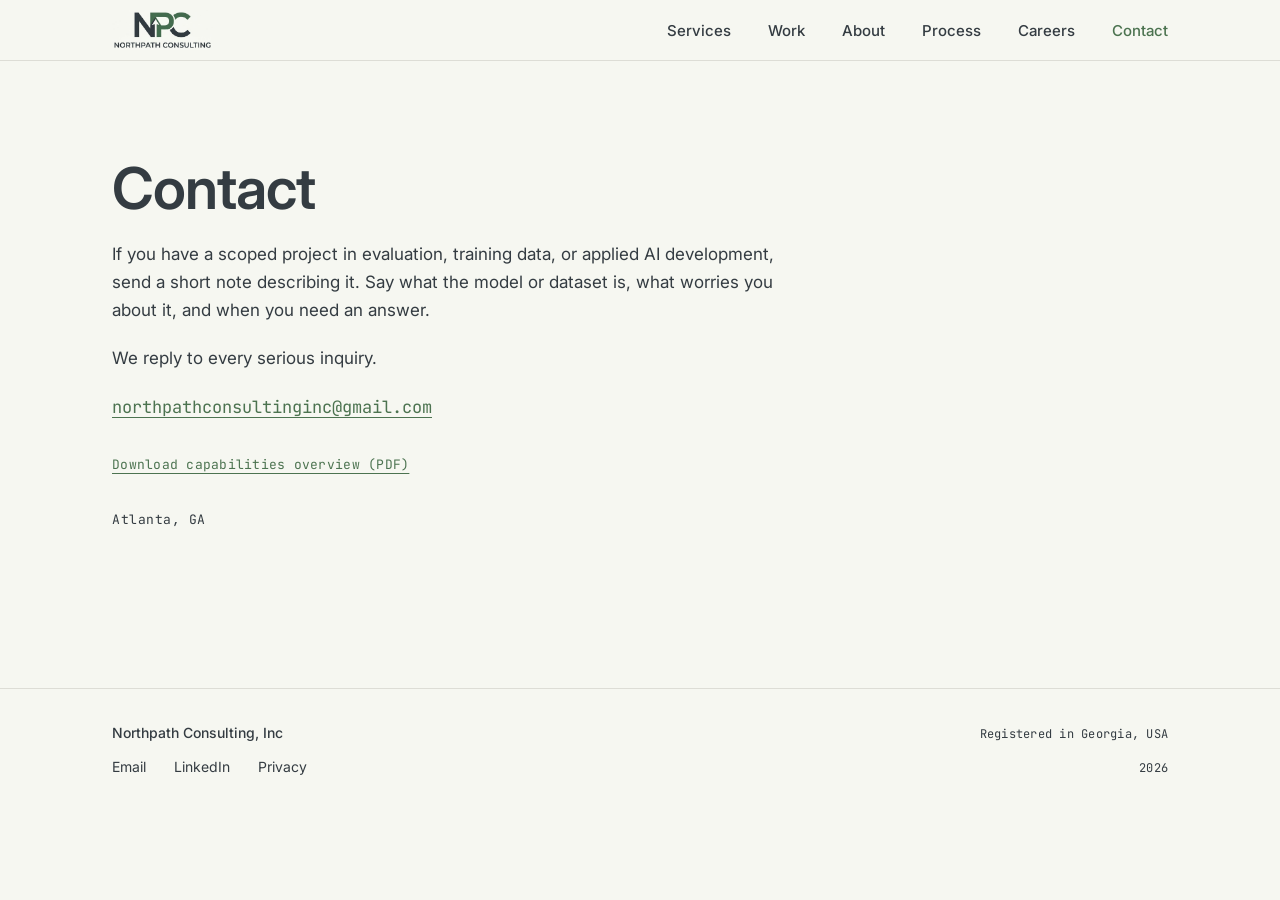
<file: contact.html>
<!DOCTYPE html>
<html lang="en">
<head>
  <meta charset="utf-8">
  <meta name="viewport" content="width=device-width, initial-scale=1">
  <title>Contact | Northpath Consulting</title>
  <meta name="description" content="Contact Northpath Consulting about scoped projects in model evaluation, training data, and applied AI development.">
  <meta name="theme-color" content="#F6F7F1">
  <meta name="robots" content="index, follow, max-image-preview:large, max-snippet:-1, max-video-preview:-1">

  <link rel="canonical" href="https://arnav183.github.io/northpath-website/contact.html">

  <meta property="og:type" content="website">
  <meta property="og:site_name" content="Northpath Consulting">
  <meta property="og:locale" content="en_US">
  <meta property="og:title" content="Contact | Northpath Consulting">
  <meta property="og:description" content="Contact Northpath Consulting about scoped projects in model evaluation, training data, and applied AI development.">
  <meta property="og:url" content="https://arnav183.github.io/northpath-website/contact.html">
  <meta property="og:image" content="https://arnav183.github.io/northpath-website/assets/logo.jpg">
  <meta property="og:image:width" content="644">
  <meta property="og:image:height" content="254">
  <meta name="twitter:card" content="summary">
  <meta name="twitter:title" content="Contact | Northpath Consulting">
  <meta name="twitter:description" content="Contact Northpath Consulting about scoped projects in model evaluation, training data, and applied AI development.">
  <meta name="twitter:image" content="https://arnav183.github.io/northpath-website/assets/logo.jpg">

  <link rel="icon" type="image/png" href="assets/favicon.png">
  <link rel="apple-touch-icon" href="assets/favicon.png">

  <link rel="preconnect" href="https://fonts.googleapis.com">
  <link rel="preconnect" href="https://fonts.gstatic.com" crossorigin>
  <link rel="stylesheet" href="https://fonts.googleapis.com/css2?family=Inter:wght@400;500;600&family=JetBrains+Mono:wght@400&display=swap">
  <link rel="stylesheet" href="styles.css">

  <script type="application/ld+json">
  {
    "@context": "https://schema.org",
    "@type": "BreadcrumbList",
    "itemListElement": [
      { "@type": "ListItem", "position": 1, "name": "Home", "item": "https://arnav183.github.io/northpath-website/" },
      { "@type": "ListItem", "position": 2, "name": "Contact", "item": "https://arnav183.github.io/northpath-website/contact.html" }
    ]
  }
  </script>
</head>
<body>

<a class="skip-link" href="#top">Skip to content</a>

<header class="site-header">
  <div class="header-inner">
    <a class="brand" href="index.html" aria-label="Northpath Consulting, home">
      <img src="assets/logo.jpg" alt="Northpath Consulting logo" width="644" height="254">
    </a>
    <button class="nav-toggle" type="button" aria-expanded="false" aria-controls="site-nav">
      <span class="sr-only">Menu</span>
      <span class="bar" aria-hidden="true"></span>
      <span class="bar" aria-hidden="true"></span>
      <span class="bar" aria-hidden="true"></span>
    </button>
    <nav id="site-nav" class="site-nav" aria-label="Site">
      <a href="index.html#services">Services</a>
      <a href="index.html#work">Work</a>
      <a href="index.html#about">About</a>
      <a href="index.html#process">Process</a>
      <a href="careers.html">Careers</a>
      <a href="contact.html" aria-current="page">Contact</a>
    </nav>
  </div>
</header>

<main id="top">

  <section class="apply-section" aria-label="Contact">
    <div class="apply-head">
      <h1>Contact</h1>
      <p>If you have a scoped project in evaluation, training data, or applied AI development, send a short note describing it. Say what the model or dataset is, what worries you about it, and when you need an answer.</p>
      <p>We reply to every serious inquiry.</p>
      <p><a class="email" href="mailto:northpathconsultinginc@gmail.com">northpathconsultinginc@gmail.com</a></p>
      <p class="capabilities-link"><a class="mono-link" href="assets/northpath-capabilities.pdf">Download capabilities overview (PDF)</a></p>
      <p class="meta">Atlanta, GA</p>
    </div>
  </section>

</main>

<footer class="site-footer">
  <div class="footer-inner">
    <div class="footer-row">
      <p class="footer-name">Northpath Consulting, Inc</p>
      <p class="footer-meta">Registered in Georgia, USA</p>
    </div>
    <div class="footer-row">
      <nav class="footer-links" aria-label="Footer">
        <a href="mailto:northpathconsultinginc@gmail.com">Email</a>
        <a href="https://www.linkedin.com/company/northpath-consultinginc" target="_blank" rel="noopener">LinkedIn</a>
        <a href="privacy.html">Privacy</a>
      </nav>
      <p class="footer-year">2026</p>
    </div>
  </div>
</footer>

<script src="script.js" defer></script>
</body>
</html>
</file>
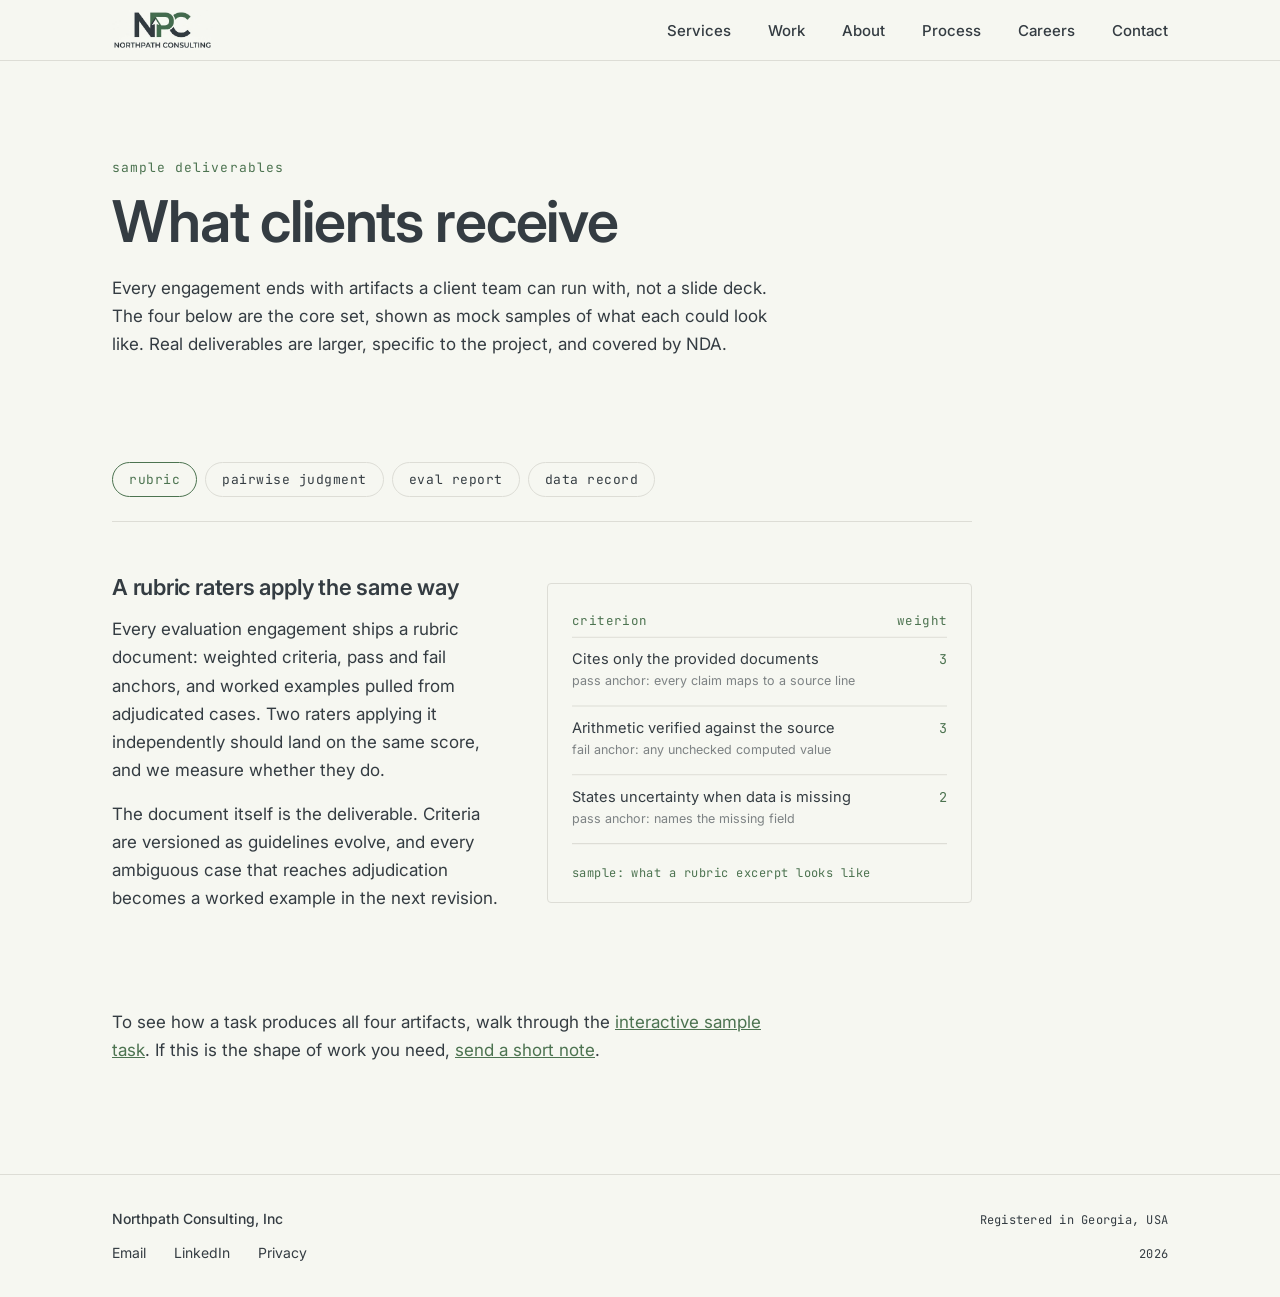
<file: deliverables.html>
<!DOCTYPE html>
<html lang="en">
<head>
  <meta charset="utf-8">
  <meta name="viewport" content="width=device-width, initial-scale=1">
  <title>Deliverables | Northpath Consulting</title>
  <meta name="description" content="What Northpath Consulting engagements ship: rubric documents, verified pairwise preference judgments, eval reports built on a failure taxonomy, and structured data records.">
  <meta name="theme-color" content="#F6F7F1">
  <meta name="robots" content="index, follow, max-image-preview:large, max-snippet:-1, max-video-preview:-1">

  <link rel="canonical" href="https://arnav183.github.io/northpath-website/deliverables.html">

  <meta property="og:type" content="website">
  <meta property="og:site_name" content="Northpath Consulting">
  <meta property="og:locale" content="en_US">
  <meta property="og:title" content="Deliverables | Northpath Consulting">
  <meta property="og:description" content="What engagements ship: rubric documents, verified pairwise preference judgments, eval reports built on a failure taxonomy, and structured data records.">
  <meta property="og:url" content="https://arnav183.github.io/northpath-website/deliverables.html">
  <meta property="og:image" content="https://arnav183.github.io/northpath-website/assets/logo.jpg">
  <meta property="og:image:width" content="644">
  <meta property="og:image:height" content="254">
  <meta name="twitter:card" content="summary">
  <meta name="twitter:title" content="Deliverables | Northpath Consulting">
  <meta name="twitter:description" content="What engagements ship: rubric documents, verified pairwise preference judgments, eval reports built on a failure taxonomy, and structured data records.">
  <meta name="twitter:image" content="https://arnav183.github.io/northpath-website/assets/logo.jpg">

  <link rel="icon" type="image/png" href="assets/favicon.png">
  <link rel="apple-touch-icon" href="assets/favicon.png">

  <link rel="preconnect" href="https://fonts.googleapis.com">
  <link rel="preconnect" href="https://fonts.gstatic.com" crossorigin>
  <link rel="stylesheet" href="https://fonts.googleapis.com/css2?family=Inter:wght@400;500;600&family=JetBrains+Mono:wght@400&display=swap">
  <link rel="stylesheet" href="styles.css">

  <script type="application/ld+json">
  {
    "@context": "https://schema.org",
    "@type": "BreadcrumbList",
    "itemListElement": [
      { "@type": "ListItem", "position": 1, "name": "Home", "item": "https://arnav183.github.io/northpath-website/" },
      { "@type": "ListItem", "position": 2, "name": "Deliverables", "item": "https://arnav183.github.io/northpath-website/deliverables.html" }
    ]
  }
  </script>
</head>
<body>

<a class="skip-link" href="#top">Skip to content</a>

<header class="site-header">
  <div class="header-inner">
    <a class="brand" href="index.html" aria-label="Northpath Consulting, home">
      <img src="assets/logo.jpg" alt="Northpath Consulting logo" width="644" height="254">
    </a>
    <button class="nav-toggle" type="button" aria-expanded="false" aria-controls="site-nav">
      <span class="sr-only">Menu</span>
      <span class="bar" aria-hidden="true"></span>
      <span class="bar" aria-hidden="true"></span>
      <span class="bar" aria-hidden="true"></span>
    </button>
    <nav id="site-nav" class="site-nav" aria-label="Site">
      <a href="index.html#services">Services</a>
      <a href="index.html#work">Work</a>
      <a href="index.html#about">About</a>
      <a href="index.html#process">Process</a>
      <a href="careers.html">Careers</a>
      <a href="contact.html">Contact</a>
    </nav>
  </div>
</header>

<main id="top">

  <section class="apply-section task-intro" aria-label="Introduction">
    <div class="apply-head">
      <p class="section-label">sample deliverables</p>
      <h1>What clients receive</h1>
      <p>Every engagement ends with artifacts a client team can run with, not a slide deck. The four below are the core set, shown as mock samples of what each could look like. Real deliverables are larger, specific to the project, and covered by NDA.</p>
    </div>
  </section>

  <div class="task-shell" id="deliverable-tabs">
    <div class="stepper" role="tablist" aria-label="Deliverable types">
      <button type="button" class="step-btn" role="tab" id="tab-rubric" aria-controls="panel-rubric" aria-selected="true">rubric</button>
      <button type="button" class="step-btn" role="tab" id="tab-judgment" aria-controls="panel-judgment" aria-selected="false" tabindex="-1">pairwise judgment</button>
      <button type="button" class="step-btn" role="tab" id="tab-report" aria-controls="panel-report" aria-selected="false" tabindex="-1">eval report</button>
      <button type="button" class="step-btn" role="tab" id="tab-record" aria-controls="panel-record" aria-selected="false" tabindex="-1">data record</button>
    </div>

    <section class="tab-panel active" role="tabpanel" id="panel-rubric" aria-labelledby="tab-rubric">
      <div class="deliverable">
        <div class="deliverable-text">
          <h2>A rubric raters apply the same way</h2>
          <p>Every evaluation engagement ships a rubric document: weighted criteria, pass and fail anchors, and worked examples pulled from adjudicated cases. Two raters applying it independently should land on the same score, and we measure whether they do.</p>
          <p>The document itself is the deliverable. Criteria are versioned as guidelines evolve, and every ambiguous case that reaches adjudication becomes a worked example in the next revision.</p>
        </div>
        <figure class="artifact">
          <svg viewBox="0 0 360 232" role="img" aria-label="Illustrative rubric excerpt showing three weighted criteria with pass and fail anchors">
            <text x="0" y="16" class="svg-mono" font-size="12">criterion</text>
            <text x="360" y="16" text-anchor="end" class="svg-mono" font-size="12">weight</text>
            <line x1="0" y1="28" x2="360" y2="28" class="svg-hairline"/>
            <text x="0" y="54" class="svg-ink" font-size="14">Cites only the provided documents</text>
            <text x="0" y="74" class="svg-ink svg-dim" font-size="12">pass anchor: every claim maps to a source line</text>
            <text x="360" y="54" text-anchor="end" class="svg-mono" font-size="13">3</text>
            <line x1="0" y1="94" x2="360" y2="94" class="svg-hairline"/>
            <text x="0" y="120" class="svg-ink" font-size="14">Arithmetic verified against the source</text>
            <text x="0" y="140" class="svg-ink svg-dim" font-size="12">fail anchor: any unchecked computed value</text>
            <text x="360" y="120" text-anchor="end" class="svg-mono" font-size="13">3</text>
            <line x1="0" y1="160" x2="360" y2="160" class="svg-hairline"/>
            <text x="0" y="186" class="svg-ink" font-size="14">States uncertainty when data is missing</text>
            <text x="0" y="206" class="svg-ink svg-dim" font-size="12">pass anchor: names the missing field</text>
            <text x="360" y="186" text-anchor="end" class="svg-mono" font-size="13">2</text>
            <line x1="0" y1="226" x2="360" y2="226" class="svg-hairline"/>
          </svg>
          <figcaption>sample: what a rubric excerpt looks like</figcaption>
        </figure>
      </div>
    </section>

    <section class="tab-panel" role="tabpanel" id="panel-judgment" aria-labelledby="tab-judgment">
      <div class="deliverable">
        <div class="deliverable-text">
          <h2>Preference data with verified justifications</h2>
          <p>Each pairwise comparison records a direction, a strength, and a written justification tied to specific lines in the responses. Claims are verified before the judgment ships: math recomputed, code rerun, citations checked against the source.</p>
          <p>Justifications name the decisive difference, not a vague preference. A judgment that cannot say why it preferred one response gets sent back, not shipped.</p>
        </div>
        <figure class="artifact">
          <svg viewBox="0 0 360 232" role="img" aria-label="Illustrative pairwise preference judgment: response B preferred over response A with a written justification">
            <rect x="1" y="1" width="168" height="118" rx="4" class="svg-card"/>
            <rect x="191" y="1" width="168" height="118" rx="4" class="svg-card svg-card-chosen"/>
            <text x="17" y="26" class="svg-mono" font-size="12">response A</text>
            <text x="207" y="26" class="svg-mono" font-size="12">response B</text>
            <rect x="17" y="44" width="136" height="6" rx="3" class="svg-bar-track"/>
            <rect x="17" y="62" width="120" height="6" rx="3" class="svg-bar-track"/>
            <rect x="17" y="80" width="130" height="6" rx="3" class="svg-bar-track"/>
            <rect x="17" y="98" width="88" height="6" rx="3" class="svg-bar-track"/>
            <rect x="207" y="44" width="136" height="6" rx="3" class="svg-bar-track"/>
            <rect x="207" y="62" width="126" height="6" rx="3" class="svg-bar-track"/>
            <rect x="207" y="80" width="132" height="6" rx="3" class="svg-bar-track"/>
            <rect x="207" y="98" width="96" height="6" rx="3" class="svg-bar-track"/>
            <text x="0" y="156" class="svg-mono" font-size="13">preference: B &middot; strength 2 of 3</text>
            <text x="0" y="184" class="svg-ink" font-size="14">B cites the source table directly.</text>
            <text x="0" y="204" class="svg-ink" font-size="14">A fabricates one citation.</text>
          </svg>
          <figcaption>sample: what a pairwise judgment looks like</figcaption>
        </figure>
      </div>
    </section>

    <section class="tab-panel" role="tabpanel" id="panel-report" aria-labelledby="tab-report">
      <div class="deliverable">
        <div class="deliverable-text">
          <h2>Eval reports built on a failure taxonomy</h2>
          <p>Reports do not stop at scores. Findings are grouped into a failure taxonomy with reproducible examples, so an engineering team knows what to fix first and a data team knows what to collect next.</p>
          <p>Every failure in the report links back to the tasks that produced it. If a finding cannot be reproduced from the shipped records, it does not go in the report.</p>
        </div>
        <figure class="artifact">
          <svg viewBox="0 0 360 232" role="img" aria-label="Illustrative failure-mode summary from an eval report showing relative frequency bars for four failure modes">
            <text x="0" y="16" class="svg-mono" font-size="12">failure modes by frequency</text>
            <line x1="0" y1="28" x2="360" y2="28" class="svg-hairline"/>
            <text x="0" y="58" class="svg-ink" font-size="13">fabricated citations</text>
            <rect x="0" y="68" width="360" height="8" rx="4" class="svg-bar-track"/>
            <rect x="0" y="68" width="300" height="8" rx="4" class="svg-bar-fill"/>
            <text x="0" y="108" class="svg-ink" font-size="13">arithmetic slips</text>
            <rect x="0" y="118" width="360" height="8" rx="4" class="svg-bar-track"/>
            <rect x="0" y="118" width="212" height="8" rx="4" class="svg-bar-fill"/>
            <text x="0" y="158" class="svg-ink" font-size="13">unsupported reassurance</text>
            <rect x="0" y="168" width="360" height="8" rx="4" class="svg-bar-track"/>
            <rect x="0" y="168" width="140" height="8" rx="4" class="svg-bar-fill"/>
            <text x="0" y="208" class="svg-ink" font-size="13">false refusals</text>
            <rect x="0" y="218" width="360" height="8" rx="4" class="svg-bar-track"/>
            <rect x="0" y="218" width="76" height="8" rx="4" class="svg-bar-fill"/>
          </svg>
          <figcaption>sample: what a report summary looks like</figcaption>
        </figure>
      </div>
    </section>

    <section class="tab-panel" role="tabpanel" id="panel-record" aria-labelledby="tab-record">
      <div class="deliverable">
        <div class="deliverable-text">
          <h2>Structured records your pipeline can consume</h2>
          <p>A judgment is only useful if a training or analysis pipeline can ingest it. So every judgment also ships as a machine-readable record like the sample on the right: one task, one verdict, and the checks that were run before it shipped. Reading it top to bottom:</p>
          <dl class="record-legend">
            <div>
              <dt>preference, strength</dt>
              <dd>which response won, and how decisively</dd>
            </div>
            <div>
              <dt>failures_a</dt>
              <dd>what went wrong in the losing response, tagged from the failure taxonomy</dd>
            </div>
            <div>
              <dt>verification</dt>
              <dd>the checks a human ran before this record was allowed to ship</dd>
            </div>
          </dl>
          <p>This sample is the record produced by the <a href="sample-task.html">interactive sample task</a>. An engagement produces hundreds, in whatever schema the client pipeline expects.</p>
        </div>
        <figure class="artifact">
<pre class="code-block record-block"><code>{
  "task_id": "sample-001",
  "documents": 3,
  "preference": "B",
  "strength": 3,
  "failures_a": [
    "incomplete_reconciliation",
    "fabricated_clause",
    "wrong_covenant_basis"
  ],
  "verification": {
    "math_recomputed": true,
    "citations_checked": true
  }
}</code></pre>
          <figcaption>sample: one judgment as a data record</figcaption>
        </figure>
      </div>
    </section>

    <p class="work-coda">To see how a task produces all four artifacts, walk through the <a href="sample-task.html">interactive sample task</a>. If this is the shape of work you need, <a href="contact.html">send a short note</a>.</p>
  </div>

</main>

<footer class="site-footer">
  <div class="footer-inner">
    <div class="footer-row">
      <p class="footer-name">Northpath Consulting, Inc</p>
      <p class="footer-meta">Registered in Georgia, USA</p>
    </div>
    <div class="footer-row">
      <nav class="footer-links" aria-label="Footer">
        <a href="mailto:northpathconsultinginc@gmail.com">Email</a>
        <a href="https://www.linkedin.com/company/northpath-consultinginc" target="_blank" rel="noopener">LinkedIn</a>
        <a href="privacy.html">Privacy</a>
      </nav>
      <p class="footer-year">2026</p>
    </div>
  </div>
</footer>

<script src="script.js" defer></script>
<script src="tabs.js" defer></script>
</body>
</html>
</file>
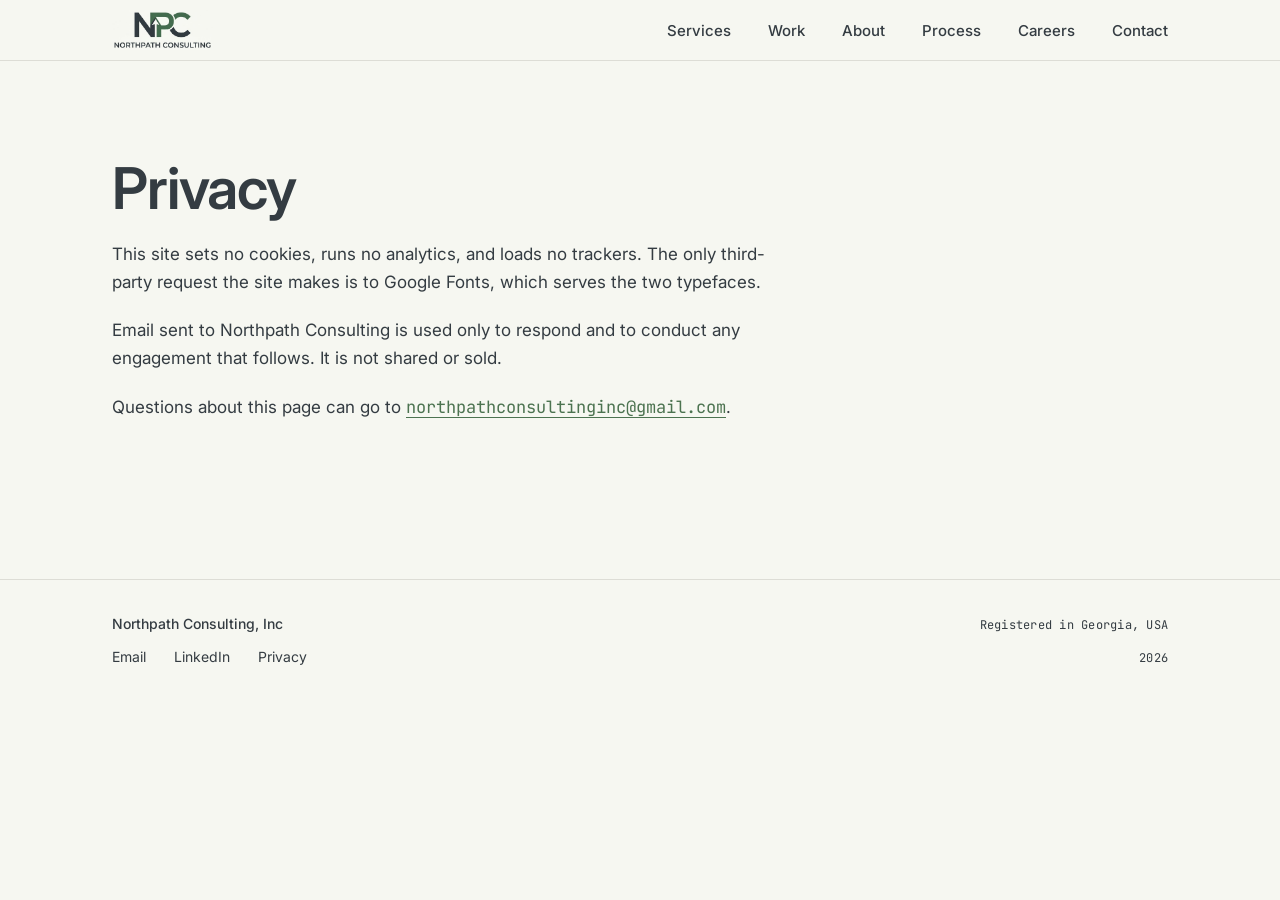
<file: privacy.html>
<!DOCTYPE html>
<html lang="en">
<head>
  <meta charset="utf-8">
  <meta name="viewport" content="width=device-width, initial-scale=1">
  <title>Privacy | Northpath Consulting</title>
  <meta name="description" content="Privacy at Northpath Consulting: no cookies, no analytics, no trackers. Email is used only to respond and to conduct any resulting engagement.">
  <meta name="theme-color" content="#F6F7F1">
  <meta name="robots" content="index, follow, max-image-preview:large, max-snippet:-1, max-video-preview:-1">

  <link rel="canonical" href="https://arnav183.github.io/northpath-website/privacy.html">

  <link rel="icon" type="image/png" href="assets/favicon.png">
  <link rel="apple-touch-icon" href="assets/favicon.png">

  <link rel="preconnect" href="https://fonts.googleapis.com">
  <link rel="preconnect" href="https://fonts.gstatic.com" crossorigin>
  <link rel="stylesheet" href="https://fonts.googleapis.com/css2?family=Inter:wght@400;500;600&family=JetBrains+Mono:wght@400&display=swap">
  <link rel="stylesheet" href="styles.css">
</head>
<body>

<a class="skip-link" href="#top">Skip to content</a>

<header class="site-header">
  <div class="header-inner">
    <a class="brand" href="index.html" aria-label="Northpath Consulting, home">
      <img src="assets/logo.jpg" alt="Northpath Consulting logo" width="644" height="254">
    </a>
    <button class="nav-toggle" type="button" aria-expanded="false" aria-controls="site-nav">
      <span class="sr-only">Menu</span>
      <span class="bar" aria-hidden="true"></span>
      <span class="bar" aria-hidden="true"></span>
      <span class="bar" aria-hidden="true"></span>
    </button>
    <nav id="site-nav" class="site-nav" aria-label="Site">
      <a href="index.html#services">Services</a>
      <a href="index.html#work">Work</a>
      <a href="index.html#about">About</a>
      <a href="index.html#process">Process</a>
      <a href="careers.html">Careers</a>
      <a href="contact.html">Contact</a>
    </nav>
  </div>
</header>

<main id="top">

  <section class="apply-section" aria-label="Privacy">
    <div class="apply-head">
      <h1>Privacy</h1>
      <p>This site sets no cookies, runs no analytics, and loads no trackers. The only third-party request the site makes is to Google Fonts, which serves the two typefaces.</p>
      <p>Email sent to Northpath Consulting is used only to respond and to conduct any engagement that follows. It is not shared or sold.</p>
      <p>Questions about this page can go to <a class="email" href="mailto:northpathconsultinginc@gmail.com">northpathconsultinginc@gmail.com</a>.</p>
    </div>
  </section>

</main>

<footer class="site-footer">
  <div class="footer-inner">
    <div class="footer-row">
      <p class="footer-name">Northpath Consulting, Inc</p>
      <p class="footer-meta">Registered in Georgia, USA</p>
    </div>
    <div class="footer-row">
      <nav class="footer-links" aria-label="Footer">
        <a href="mailto:northpathconsultinginc@gmail.com">Email</a>
        <a href="https://www.linkedin.com/company/northpath-consultinginc" target="_blank" rel="noopener">LinkedIn</a>
        <a href="privacy.html" aria-current="page">Privacy</a>
      </nav>
      <p class="footer-year">2026</p>
    </div>
  </div>
</footer>

<script src="script.js" defer></script>
</body>
</html>
</file>
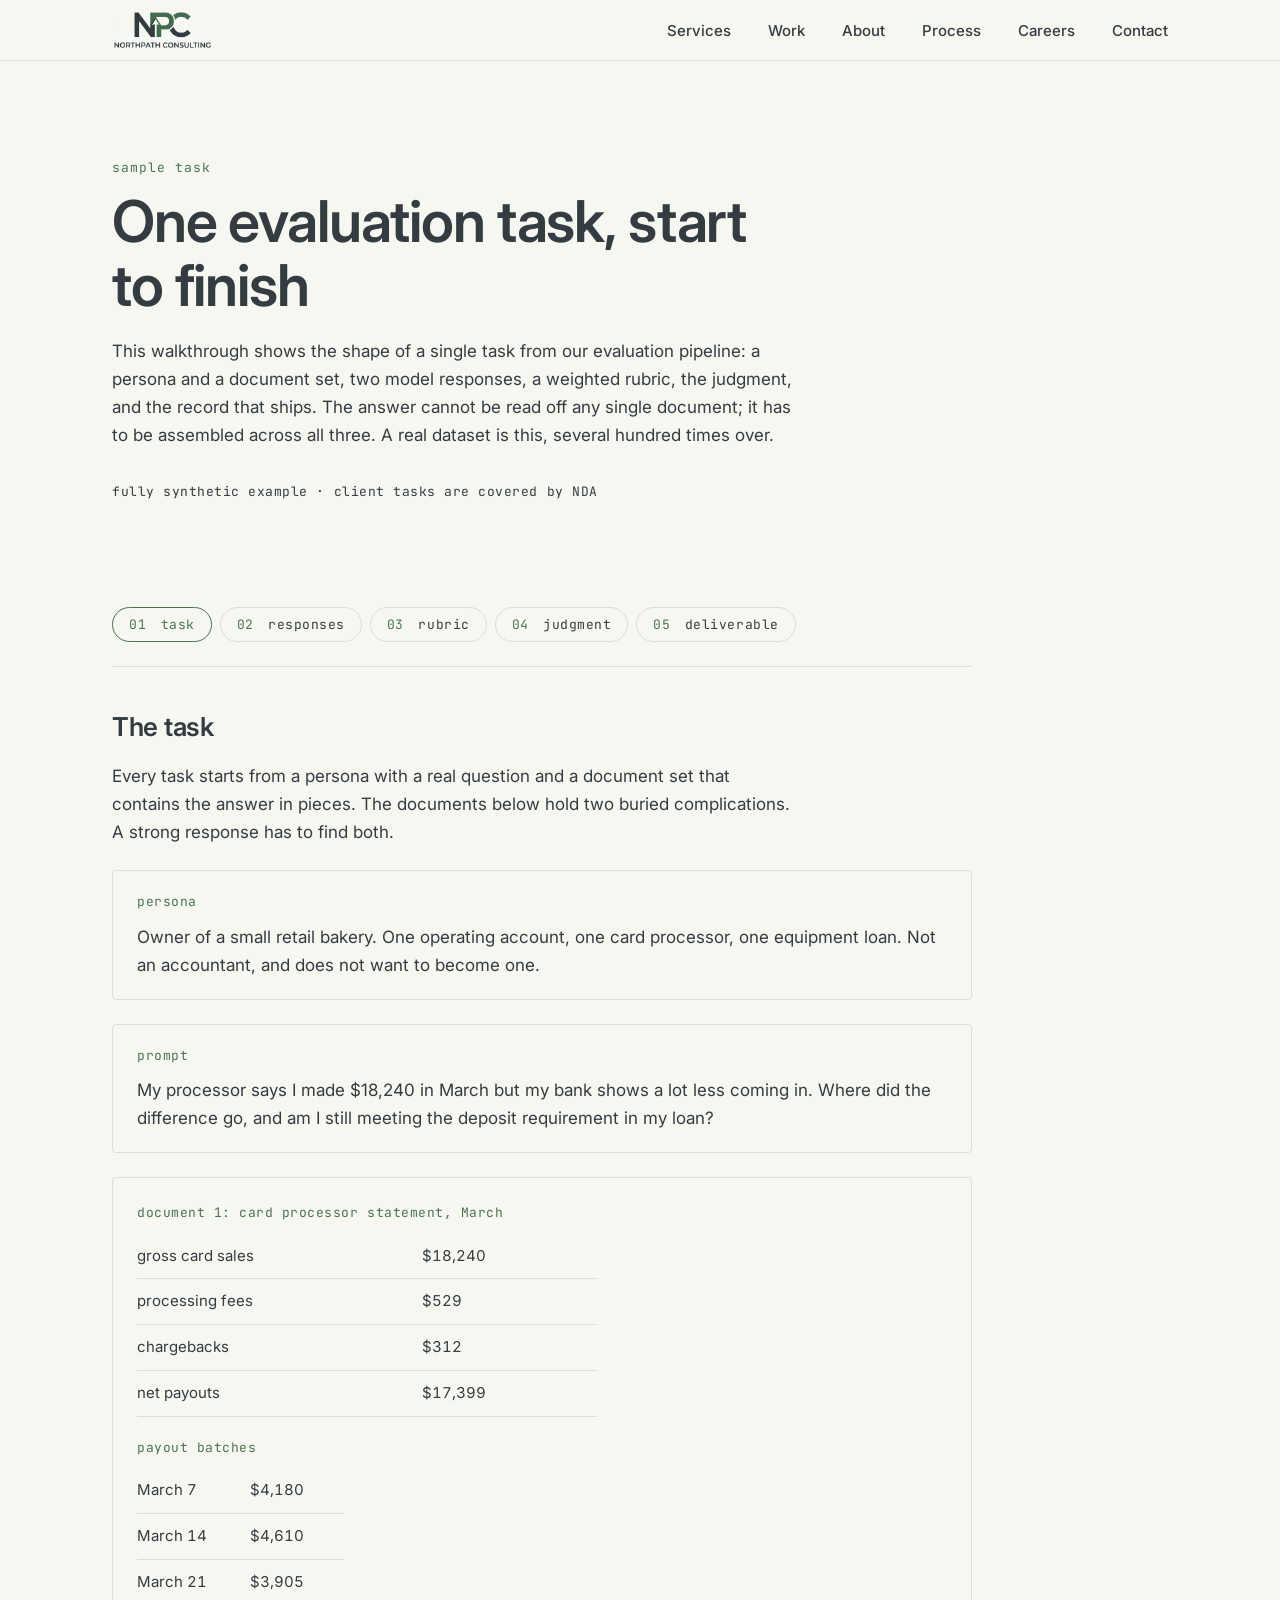
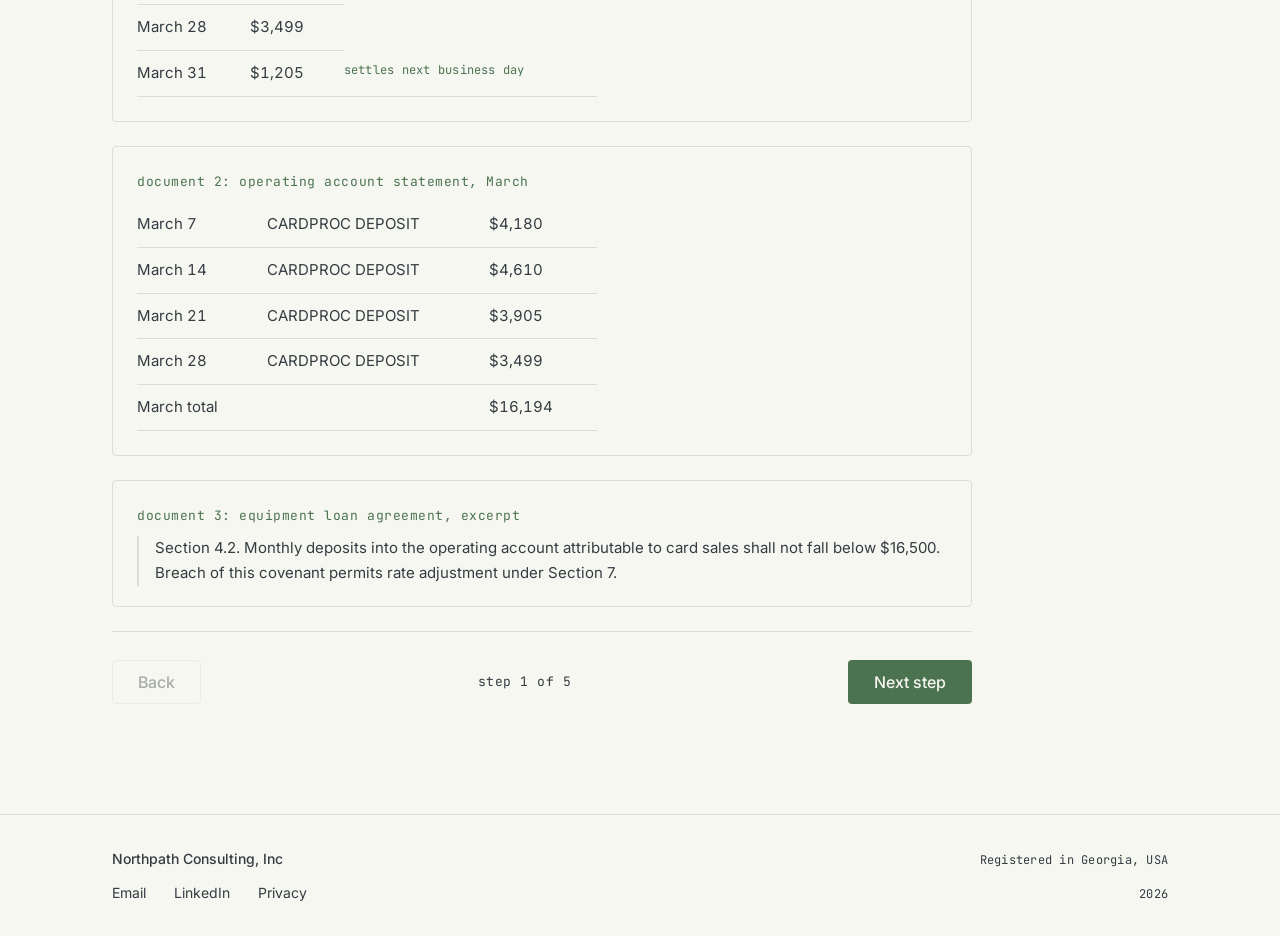
<file: sample-task.html>
<!DOCTYPE html>
<html lang="en">
<head>
  <meta charset="utf-8">
  <meta name="viewport" content="width=device-width, initial-scale=1">
  <title>Sample task | Northpath Consulting</title>
  <meta name="description" content="An interactive walkthrough of one evaluation task, start to finish: a persona and three documents, two model responses, a weighted rubric, the judgment, and the record that ships. Fully synthetic example.">
  <meta name="theme-color" content="#F6F7F1">
  <meta name="robots" content="index, follow, max-image-preview:large, max-snippet:-1, max-video-preview:-1">

  <link rel="canonical" href="https://arnav183.github.io/northpath-website/sample-task.html">

  <meta property="og:type" content="website">
  <meta property="og:site_name" content="Northpath Consulting">
  <meta property="og:locale" content="en_US">
  <meta property="og:title" content="Sample task | Northpath Consulting">
  <meta property="og:description" content="An interactive walkthrough of one evaluation task, start to finish: a persona and three documents, two model responses, a weighted rubric, the judgment, and the record that ships.">
  <meta property="og:url" content="https://arnav183.github.io/northpath-website/sample-task.html">
  <meta property="og:image" content="https://arnav183.github.io/northpath-website/assets/logo.jpg">
  <meta property="og:image:width" content="644">
  <meta property="og:image:height" content="254">
  <meta name="twitter:card" content="summary">
  <meta name="twitter:title" content="Sample task | Northpath Consulting">
  <meta name="twitter:description" content="An interactive walkthrough of one evaluation task, start to finish: a persona and three documents, two model responses, a weighted rubric, the judgment, and the record that ships.">
  <meta name="twitter:image" content="https://arnav183.github.io/northpath-website/assets/logo.jpg">

  <link rel="icon" type="image/png" href="assets/favicon.png">
  <link rel="apple-touch-icon" href="assets/favicon.png">

  <link rel="preconnect" href="https://fonts.googleapis.com">
  <link rel="preconnect" href="https://fonts.gstatic.com" crossorigin>
  <link rel="stylesheet" href="https://fonts.googleapis.com/css2?family=Inter:wght@400;500;600&family=JetBrains+Mono:wght@400&display=swap">
  <link rel="stylesheet" href="styles.css">

  <script type="application/ld+json">
  {
    "@context": "https://schema.org",
    "@type": "BreadcrumbList",
    "itemListElement": [
      { "@type": "ListItem", "position": 1, "name": "Home", "item": "https://arnav183.github.io/northpath-website/" },
      { "@type": "ListItem", "position": 2, "name": "Sample task", "item": "https://arnav183.github.io/northpath-website/sample-task.html" }
    ]
  }
  </script>
</head>
<body>

<a class="skip-link" href="#top">Skip to content</a>

<header class="site-header">
  <div class="header-inner">
    <a class="brand" href="index.html" aria-label="Northpath Consulting, home">
      <img src="assets/logo.jpg" alt="Northpath Consulting logo" width="644" height="254">
    </a>
    <button class="nav-toggle" type="button" aria-expanded="false" aria-controls="site-nav">
      <span class="sr-only">Menu</span>
      <span class="bar" aria-hidden="true"></span>
      <span class="bar" aria-hidden="true"></span>
      <span class="bar" aria-hidden="true"></span>
    </button>
    <nav id="site-nav" class="site-nav" aria-label="Site">
      <a href="index.html#services">Services</a>
      <a href="index.html#work">Work</a>
      <a href="index.html#about">About</a>
      <a href="index.html#process">Process</a>
      <a href="careers.html">Careers</a>
      <a href="contact.html">Contact</a>
    </nav>
  </div>
</header>

<main id="top">

  <section class="apply-section task-intro" aria-label="Introduction">
    <div class="apply-head">
      <p class="section-label">sample task</p>
      <h1>One evaluation task, start to finish</h1>
      <p>This walkthrough shows the shape of a single task from our evaluation pipeline: a persona and a document set, two model responses, a weighted rubric, the judgment, and the record that ships. The answer cannot be read off any single document; it has to be assembled across all three. A real dataset is this, several hundred times over.</p>
      <p class="meta">fully synthetic example &middot; client tasks are covered by NDA</p>
    </div>
  </section>

  <div class="task-shell" id="task-shell">
    <div class="stepper" role="group" aria-label="Walkthrough steps">
      <button type="button" class="step-btn"><span aria-hidden="true">01</span> task</button>
      <button type="button" class="step-btn"><span aria-hidden="true">02</span> responses</button>
      <button type="button" class="step-btn"><span aria-hidden="true">03</span> rubric</button>
      <button type="button" class="step-btn"><span aria-hidden="true">04</span> judgment</button>
      <button type="button" class="step-btn"><span aria-hidden="true">05</span> deliverable</button>
    </div>

    <section class="task-step active" aria-label="Step 1: the task">
      <h2>The task</h2>
      <p>Every task starts from a persona with a real question and a document set that contains the answer in pieces. The documents below hold two buried complications. A strong response has to find both.</p>

      <div class="prompt-card">
        <p class="card-label">persona</p>
        <p>Owner of a small retail bakery. One operating account, one card processor, one equipment loan. Not an accountant, and does not want to become one.</p>
      </div>

      <div class="prompt-card">
        <p class="card-label">prompt</p>
        <p>My processor says I made $18,240 in March but my bank shows a lot less coming in. Where did the difference go, and am I still meeting the deposit requirement in my loan?</p>
      </div>

      <div class="prompt-card doc-card">
        <p class="card-label">document 1: card processor statement, March</p>
        <table class="doc-table">
          <tbody>
            <tr><td>gross card sales</td><td>$18,240</td></tr>
            <tr><td>processing fees</td><td>$529</td></tr>
            <tr><td>chargebacks</td><td>$312</td></tr>
            <tr><td>net payouts</td><td>$17,399</td></tr>
          </tbody>
        </table>
        <p class="card-label">payout batches</p>
        <table class="doc-table">
          <tbody>
            <tr><td>March 7</td><td>$4,180</td></tr>
            <tr><td>March 14</td><td>$4,610</td></tr>
            <tr><td>March 21</td><td>$3,905</td></tr>
            <tr><td>March 28</td><td>$3,499</td></tr>
            <tr><td>March 31</td><td>$1,205</td><td class="doc-note">settles next business day</td></tr>
          </tbody>
        </table>
      </div>

      <div class="prompt-card doc-card">
        <p class="card-label">document 2: operating account statement, March</p>
        <table class="doc-table">
          <tbody>
            <tr><td>March 7</td><td>CARDPROC DEPOSIT</td><td>$4,180</td></tr>
            <tr><td>March 14</td><td>CARDPROC DEPOSIT</td><td>$4,610</td></tr>
            <tr><td>March 21</td><td>CARDPROC DEPOSIT</td><td>$3,905</td></tr>
            <tr><td>March 28</td><td>CARDPROC DEPOSIT</td><td>$3,499</td></tr>
            <tr><td>March total</td><td></td><td>$16,194</td></tr>
          </tbody>
        </table>
      </div>

      <div class="prompt-card doc-card">
        <p class="card-label">document 3: equipment loan agreement, excerpt</p>
        <p class="doc-quote">Section 4.2. Monthly deposits into the operating account attributable to card sales shall not fall below $16,500. Breach of this covenant permits rate adjustment under Section 7.</p>
      </div>
    </section>

    <section class="task-step" aria-label="Step 2: the responses">
      <h2>Two model responses</h2>
      <p>The same prompt and documents go to two models. Read both. One contains three verifiable failures, and every one of them sounds reasonable until you check the documents.</p>
      <div class="response-grid">
        <div class="response-card" id="response-a">
          <p class="card-label">response A</p>
          <p>Good news: nothing is missing. Your processor collected $18,240 and paid out $17,399 after $841 in processing costs, so <mark class="flaw">the difference your bank shows is just those costs</mark>. <mark class="flaw">Your processor agreement caps chargebacks at 1 percent, so nothing else is being withheld</mark>. On the loan: <mark class="flaw">your March earnings of $17,399 are above the $16,500 floor in Section 4.2, so you remain comfortably compliant</mark>. No action needed.</p>
        </div>
        <div class="response-card">
          <p class="card-label">response B</p>
          <p>Three things explain the gap. Your processor collected $18,240, deducted $529 in fees and $312 in chargebacks, and paid out $17,399 across five batches. The final batch of $1,205 settled April 1, so your March bank deposits total $16,194. On the loan: Section 4.2 measures deposits into the account, and $16,194 is below the $16,500 floor. If your lender counts the April 1 settlement as March activity, you clear it at $17,399. Confirm the measurement basis with your lender in writing before this becomes a rate conversation.</p>
        </div>
      </div>
      <p><button type="button" class="button" id="reveal-flaws" aria-pressed="false">Reveal the failures</button></p>
      <div id="flaw-notes" hidden>
        <ul class="flaw-list">
          <li><strong>Incomplete reconciliation.</strong> The bank gap is $2,046, not $841. Response A explains fees and chargebacks but never notices that the bank total is $16,194, because the final $1,205 batch settled in April.</li>
          <li><strong>Fabricated clause.</strong> No processor agreement was provided, and no document mentions a chargeback cap. The claim is also false on its own terms: $312 of chargebacks on $18,240 of sales is 1.7 percent.</li>
          <li><strong>Wrong basis, unsupported reassurance.</strong> Section 4.2 measures deposits into the account, not earnings. On deposits, March is $16,194 and the covenant is breached. Response A reassures the owner using a number the covenant does not use.</li>
        </ul>
      </div>
    </section>

    <section class="task-step" aria-label="Step 3: the rubric">
      <h2>The rubric</h2>
      <p>Responses are graded against weighted criteria written before any response is read. Each criterion has pass and fail anchors, so two raters grading independently should land on the same score. Note that the rubric was built from the documents, which is why it can catch failures a casual read would miss.</p>
      <table class="doc-table rubric-table">
        <thead>
          <tr><th scope="col">criterion</th><th scope="col">anchors</th><th scope="col">weight</th></tr>
        </thead>
        <tbody>
          <tr>
            <td>Reconciles gross sales to bank deposits exactly</td>
            <td>pass: fees, chargebacks, and settlement timing all identified, and the $2,046 gap fully accounted for. fail: any unexplained remainder.</td>
            <td>3</td>
          </tr>
          <tr>
            <td>Arithmetic verified against the documents</td>
            <td>pass: every stated figure recomputable from the documents. fail: any value that does not check out.</td>
            <td>3</td>
          </tr>
          <tr>
            <td>Cites only figures and clauses that exist</td>
            <td>pass: every reference maps to a provided document. fail: any invented clause, cap, or number.</td>
            <td>3</td>
          </tr>
          <tr>
            <td>Applies the covenant's actual measurement basis</td>
            <td>pass: tests Section 4.2 against deposits into the account. fail: substitutes earnings, payouts, or gross sales.</td>
            <td>3</td>
          </tr>
          <tr>
            <td>Flags the settlement-timing gray area</td>
            <td>pass: notes that the April 1 settlement changes the covenant answer and says how to resolve it. fail: silently picks one reading.</td>
            <td>2</td>
          </tr>
          <tr>
            <td>Answers both questions with a next action</td>
            <td>pass: explains the gap, addresses the covenant, and tells the owner what to do.</td>
            <td>1</td>
          </tr>
        </tbody>
      </table>
    </section>

    <section class="task-step" aria-label="Step 4: the judgment">
      <h2>The judgment</h2>
      <p>Each response is graded per criterion, then the pair gets a preference direction, a strength, and a written justification. Nothing ships until the math is recomputed, every citation is checked, and the covenant language is reread.</p>
      <table class="doc-table verdict-table">
        <thead>
          <tr><th scope="col">criterion</th><th scope="col">A</th><th scope="col">B</th></tr>
        </thead>
        <tbody>
          <tr><td>Reconciles gross sales to bank deposits exactly</td><td class="verdict-fail">fail</td><td class="verdict-pass">pass</td></tr>
          <tr><td>Arithmetic verified against the documents</td><td class="verdict-pass">pass</td><td class="verdict-pass">pass</td></tr>
          <tr><td>Cites only figures and clauses that exist</td><td class="verdict-fail">fail</td><td class="verdict-pass">pass</td></tr>
          <tr><td>Applies the covenant's actual measurement basis</td><td class="verdict-fail">fail</td><td class="verdict-pass">pass</td></tr>
          <tr><td>Flags the settlement-timing gray area</td><td class="verdict-fail">fail</td><td class="verdict-pass">pass</td></tr>
          <tr><td>Answers both questions with a next action</td><td class="verdict-pass">pass</td><td class="verdict-pass">pass</td></tr>
        </tbody>
      </table>
      <div class="prompt-card judgment-card">
        <p class="card-label">preference: B &middot; strength 3 of 3</p>
        <p>A reconciles only to the processor's net figure and never explains the bank total, invents a chargeback cap that appears in no document, and tests the covenant against earnings instead of deposits. B ties every number across all three documents, reads Section 4.2 the way a lender would, and turns the gray area into a concrete next step. A's arithmetic passes because its own figures recompute; the failure is in what it never checked.</p>
      </div>
    </section>

    <section class="task-step" aria-label="Step 5: the deliverable">
      <h2>What ships</h2>
      <p>The client receives structured records their pipeline can consume, plus the human-readable justification behind each one. This is one record; an engagement produces hundreds.</p>
<pre class="code-block"><code>{
  "task_id": "sample-001",
  "domain": "financial_document_reconciliation",
  "documents": 3,
  "preference": "B",
  "strength": 3,
  "failures_a": [
    "incomplete_reconciliation",
    "fabricated_clause",
    "wrong_covenant_basis",
    "unsupported_reassurance"
  ],
  "failures_b": [],
  "justification": "A never explains the bank total, invents a chargeback
                    cap, and tests the covenant against earnings instead
                    of deposits. B ties every number across all three
                    documents and resolves the timing gray area.",
  "verification": {
    "math_recomputed": true,
    "citations_checked": true,
    "covenant_language_reread": true
  }
}</code></pre>
      <p>Alongside the records: the rubric document, a failure taxonomy with counts, and notes on every ambiguity the tasks surfaced. If this is the shape of work you need, <a href="contact.html">send a short note</a> or read the <a href="assets/northpath-capabilities.pdf">capabilities overview</a>.</p>
    </section>

    <div class="task-controls">
      <button type="button" class="button-ghost" id="step-prev">Back</button>
      <p class="meta" id="step-counter" aria-live="polite">step 1 of 5</p>
      <button type="button" class="button" id="step-next">Next step</button>
    </div>
  </div>

</main>

<footer class="site-footer">
  <div class="footer-inner">
    <div class="footer-row">
      <p class="footer-name">Northpath Consulting, Inc</p>
      <p class="footer-meta">Registered in Georgia, USA</p>
    </div>
    <div class="footer-row">
      <nav class="footer-links" aria-label="Footer">
        <a href="mailto:northpathconsultinginc@gmail.com">Email</a>
        <a href="https://www.linkedin.com/company/northpath-consultinginc" target="_blank" rel="noopener">LinkedIn</a>
        <a href="privacy.html">Privacy</a>
      </nav>
      <p class="footer-year">2026</p>
    </div>
  </div>
</footer>

<script src="script.js" defer></script>
<script src="sample.js" defer></script>
</body>
</html>
</file>
<file: styles.css>
/* Northpath Consulting: single stylesheet, no build step.
   Palette is derived from assets/logo.jpg; --bg is sampled from the
   image's actual background pixels so the logo sits flush on the page. */

:root {
  --bg: #F6F7F1;
  --ink: #343C42;
  --accent: #4C7350;
  --accent-hover: #3E5F42;
  --hairline: #DDDDD6;
  --font-sans: "Inter", system-ui, -apple-system, "Segoe UI", Arial, sans-serif;
  --font-mono: "JetBrains Mono", ui-monospace, "Cascadia Mono", Consolas, monospace;
  --container: 1120px;
  --header-h: 60px;
}

* {
  box-sizing: border-box;
}

html {
  scroll-padding-top: calc(var(--header-h) + 16px);
}

@media (prefers-reduced-motion: no-preference) {
  html {
    scroll-behavior: smooth;
  }
}

body {
  margin: 0;
  background: var(--bg);
  color: var(--ink);
  font-family: var(--font-sans);
  font-size: 17px;
  line-height: 1.65;
  -webkit-font-smoothing: antialiased;
  text-rendering: optimizeLegibility;
}

/* ---------- accessibility helpers ---------- */

.sr-only {
  position: absolute;
  width: 1px;
  height: 1px;
  padding: 0;
  margin: -1px;
  overflow: hidden;
  clip: rect(0 0 0 0);
  white-space: nowrap;
  border: 0;
}

a:focus-visible,
button:focus-visible {
  outline: 2px solid var(--accent);
  outline-offset: 3px;
  border-radius: 2px;
}

.skip-link {
  position: absolute;
  top: -48px;
  left: 16px;
  z-index: 20;
  background: var(--accent);
  color: var(--bg);
  font-size: 0.875rem;
  font-weight: 500;
  text-decoration: none;
  padding: 10px 16px;
  border-radius: 0 0 4px 4px;
}

.skip-link:focus {
  top: 0;
}

/* ---------- header ---------- */

.site-header {
  position: sticky;
  top: 0;
  z-index: 10;
  background: var(--bg);
  border-bottom: 1px solid var(--hairline);
}

.header-inner {
  max-width: var(--container);
  margin: 0 auto;
  padding: 0 32px;
  height: var(--header-h);
  display: flex;
  align-items: center;
  justify-content: space-between;
}

.brand {
  display: inline-flex;
  align-items: center;
}

.brand img {
  height: 40px;
  width: auto;
  display: block;
}

.site-nav a {
  font-size: 0.9375rem;
  font-weight: 500;
  color: var(--ink);
  text-decoration: none;
  margin-left: 32px;
}

.site-nav a:hover {
  color: var(--accent);
  text-decoration: underline;
  text-underline-offset: 4px;
}

.site-nav a[aria-current="page"] {
  color: var(--accent);
}

.nav-toggle {
  display: none;
  flex-direction: column;
  gap: 5px;
  background: none;
  border: 0;
  padding: 10px;
  margin-right: -10px;
  cursor: pointer;
}

.nav-toggle .bar {
  display: block;
  width: 20px;
  height: 2px;
  background: var(--ink);
}

/* ---------- layout ---------- */

main {
  max-width: var(--container);
  margin: 0 auto;
  padding: 0 32px;
}

main > section {
  padding: 110px 0;
}

main > section + section {
  border-top: 1px solid var(--hairline);
}

/* label + heading in a left rail, content on the right */
main > section:not(.hero):not(.apply-section) {
  display: grid;
  grid-template-columns: 240px minmax(0, 1fr);
  column-gap: 72px;
  align-items: start;
}

.section-body p {
  max-width: 62ch;
}

.body-intro {
  margin-bottom: 40px;
}

/* ---------- type ---------- */

h1 {
  font-size: clamp(2.25rem, 4.5vw, 3.75rem);
  font-weight: 600;
  line-height: 1.1;
  letter-spacing: -0.02em;
  margin: 0 0 28px;
  max-width: 22ch;
}

h2 {
  font-size: 1.625rem;
  font-weight: 600;
  line-height: 1.2;
  letter-spacing: -0.01em;
  margin: 0;
}

p {
  margin: 0 0 20px;
}

p:last-child {
  margin-bottom: 0;
}

a {
  color: var(--accent);
}

.section-label {
  font-family: var(--font-mono);
  font-size: 0.8125rem;
  letter-spacing: 0.08em;
  color: var(--accent);
  margin: 0 0 12px;
}

.meta {
  font-family: var(--font-mono);
  font-size: 0.8125rem;
  letter-spacing: 0.04em;
  margin-top: 32px;
}

/* ---------- hero ---------- */

.hero {
  padding-top: 140px;
}

.hero-sub {
  font-size: 1.1875rem;
  max-width: 46em;
  margin-bottom: 36px;
}

.button {
  display: inline-block;
  background: var(--accent);
  color: var(--bg);
  font-weight: 500;
  font-size: 1rem;
  text-decoration: none;
  padding: 12px 26px;
  border-radius: 4px;
}

.button:hover {
  background: var(--accent-hover);
}

@media (prefers-reduced-motion: no-preference) {
  .hero-inner {
    opacity: 0;
    transform: translateY(14px);
    animation: fade-up 0.7s cubic-bezier(0.2, 0.7, 0.3, 1) 0.05s forwards;
  }
}

@keyframes fade-up {
  to {
    opacity: 1;
    transform: none;
  }
}

/* ---------- services and work entries ---------- */

.entry-list {
  margin: 0;
  display: grid;
  grid-template-columns: repeat(2, minmax(0, 1fr));
  gap: 48px 56px;
}

.entry-list dt {
  font-size: 1.125rem;
  font-weight: 500;
}

.entry-list dd {
  margin: 10px 0 0;
}

.entry-points {
  list-style: none;
  margin: 14px 0 0;
  padding: 0;
}

.entry-points li {
  position: relative;
  padding-left: 18px;
  font-size: 0.9375rem;
  line-height: 1.5;
}

.entry-points li + li {
  margin-top: 7px;
}

.entry-points li::before {
  content: "";
  position: absolute;
  left: 2px;
  top: 0.62em;
  width: 5px;
  height: 5px;
  border-radius: 50%;
  background: var(--accent);
}

/* ---------- careers ---------- */

.role {
  padding: 40px 0;
  border-top: 1px solid var(--hairline);
  max-width: 62ch;
}

.role-group {
  font-family: var(--font-mono);
  font-size: 0.8125rem;
  font-weight: 400;
  letter-spacing: 0.08em;
  text-transform: lowercase;
  color: var(--accent);
  margin: 64px 0 20px;
}

.role-group:first-child {
  margin-top: 0;
}

.role-group + .role {
  border-top: 0;
  padding-top: 0;
}

.role h4 {
  font-size: 1.25rem;
  font-weight: 600;
  line-height: 1.25;
  letter-spacing: -0.01em;
  margin: 0 0 6px;
}

.role-meta {
  font-family: var(--font-mono);
  font-size: 0.8125rem;
  letter-spacing: 0.04em;
  color: var(--accent);
  margin-bottom: 16px;
}

.role .button {
  margin-top: 4px;
}

.process-list {
  margin: 0 0 28px;
  padding-left: 22px;
  max-width: 62ch;
}

.process-list li {
  margin-bottom: 14px;
}

/* ---------- apply page ---------- */

.apply-section {
  padding: 96px 0 110px;
}

.apply-head {
  max-width: 62ch;
  margin-bottom: 48px;
}

.apply-head h1 {
  margin-bottom: 20px;
}

.apply-cta {
  margin-top: 32px;
}

.form-fallback {
  font-family: var(--font-mono);
  font-size: 0.8125rem;
  letter-spacing: 0.02em;
  margin-top: 16px;
}

@media (max-width: 639px) {
  .apply-section {
    padding: 72px 0 80px;
  }
}

/* ---------- deliverables, coda, process steps ---------- */

.deliverable {
  display: grid;
  grid-template-columns: minmax(0, 1fr) minmax(0, 1.1fr);
  gap: 48px;
  align-items: center;
  padding: 48px 0;
  border-top: 1px solid var(--hairline);
}

.deliverable:first-child {
  border-top: 0;
  padding-top: 0;
}

.figure-row {
  display: grid;
  grid-template-columns: repeat(3, minmax(0, 1fr));
  gap: 24px;
}

.artifact-link {
  display: block;
  text-decoration: none;
  color: inherit;
}

.artifact-link .artifact {
  height: 100%;
}

.artifact-link:hover .artifact {
  border-color: var(--accent);
}

.artifact-link:hover figcaption {
  text-decoration: underline;
  text-underline-offset: 4px;
}

.deliverable-text h2,
.deliverable-text h3 {
  font-size: 1.375rem;
  font-weight: 600;
  line-height: 1.25;
  letter-spacing: -0.01em;
  margin: 0 0 14px;
}

.deliverable-text p {
  margin: 0 0 16px;
}

.deliverable-text p:last-child {
  margin-bottom: 0;
}

.artifact {
  margin: 0;
  border: 1px solid var(--hairline);
  border-radius: 4px;
  padding: 24px 24px 18px;
}

.artifact svg {
  display: block;
  width: 100%;
  height: auto;
}

.artifact figcaption {
  font-family: var(--font-mono);
  font-size: 0.75rem;
  letter-spacing: 0.04em;
  color: var(--accent);
  margin-top: 14px;
}

.svg-ink {
  fill: var(--ink);
  font-family: var(--font-sans);
}

.svg-dim {
  opacity: 0.62;
}

.svg-mono {
  fill: var(--accent);
  font-family: var(--font-mono);
  letter-spacing: 0.03em;
}

.svg-hairline {
  stroke: var(--hairline);
  stroke-width: 1;
}

.svg-card {
  fill: none;
  stroke: var(--hairline);
  stroke-width: 1.5;
}

.svg-card-chosen {
  stroke: var(--accent);
}

.svg-bar-track {
  fill: var(--hairline);
}

.svg-bar-fill {
  fill: var(--accent);
}

@media (max-width: 899px) {
  .deliverable {
    grid-template-columns: 1fr;
    gap: 24px;
    padding: 36px 0;
  }

  .deliverable .artifact {
    max-width: 440px;
  }

  .figure-row {
    grid-template-columns: 1fr;
    max-width: 440px;
  }
}

.work-coda {
  margin-top: 48px;
  max-width: 62ch;
}

.step-num {
  font-family: var(--font-mono);
  font-size: 0.8125rem;
  color: var(--accent);
  margin-right: 12px;
}

/* ---------- contact ---------- */

.email {
  font-family: var(--font-mono);
  font-size: 1.0625rem;
  color: var(--accent);
  text-decoration: underline;
  text-underline-offset: 4px;
  overflow-wrap: anywhere;
}

.capabilities-link {
  margin-top: 28px;
}

.mono-link {
  font-family: var(--font-mono);
  font-size: 0.8125rem;
  letter-spacing: 0.02em;
  color: var(--accent);
  text-decoration: underline;
  text-underline-offset: 4px;
}

/* ---------- footer ---------- */

.site-footer {
  border-top: 1px solid var(--hairline);
}

.footer-inner {
  max-width: var(--container);
  margin: 0 auto;
  padding: 32px;
  font-size: 0.875rem;
}

.footer-row {
  display: flex;
  align-items: baseline;
  justify-content: space-between;
  gap: 16px;
}

.footer-row + .footer-row {
  margin-top: 10px;
}

.footer-row p {
  margin: 0;
}

.footer-name {
  font-weight: 500;
}

.footer-meta,
.footer-year {
  font-family: var(--font-mono);
  font-size: 0.75rem;
  letter-spacing: 0.02em;
}

.footer-links a {
  color: var(--ink);
  text-decoration: none;
  margin-right: 24px;
}

.footer-links a:last-child {
  margin-right: 0;
}

.footer-links a:hover {
  color: var(--accent);
  text-decoration: underline;
  text-underline-offset: 4px;
}

/* ---------- responsive ---------- */

@media (max-width: 899px) {
  main > section:not(.hero):not(.apply-section) {
    display: block;
  }

  .section-head {
    margin-bottom: 36px;
  }
}

@media (max-width: 719px) {
  .entry-list {
    grid-template-columns: 1fr;
    gap: 40px;
  }
}

@media (max-width: 639px) {
  .header-inner,
  main,
  .footer-inner {
    padding-left: 24px;
    padding-right: 24px;
  }

  .brand img {
    height: 36px;
  }

  .nav-toggle {
    display: inline-flex;
  }

  .site-nav {
    display: none;
    position: absolute;
    top: var(--header-h);
    left: 0;
    right: 0;
    background: var(--bg);
    border-bottom: 1px solid var(--hairline);
    padding: 6px 24px 14px;
  }

  .site-nav.open {
    display: block;
  }

  .site-nav a {
    display: block;
    margin: 0;
    padding: 12px 0;
  }

  main > section {
    padding: 80px 0;
  }

  .hero {
    padding-top: 88px;
  }

  .email {
    font-size: 0.9375rem;
  }

  .footer-row {
    flex-direction: column;
    gap: 6px;
  }
}

/* ---------- sample task walkthrough ---------- */

.task-intro {
  padding-bottom: 0;
}

.task-shell {
  max-width: 860px;
  padding: 56px 0 110px;
}

.stepper {
  display: flex;
  flex-wrap: wrap;
  gap: 8px;
  padding-bottom: 24px;
  border-bottom: 1px solid var(--hairline);
  margin-bottom: 44px;
}

.step-btn {
  font-family: var(--font-mono);
  font-size: 0.8125rem;
  letter-spacing: 0.04em;
  color: var(--ink);
  background: none;
  border: 1px solid var(--hairline);
  border-radius: 999px;
  padding: 8px 16px;
  cursor: pointer;
}

.step-btn span {
  color: var(--accent);
  margin-right: 6px;
}

.step-btn:hover,
.step-btn[aria-current="step"],
.step-btn[aria-selected="true"] {
  border-color: var(--accent);
}

.step-btn[aria-current="step"],
.step-btn[aria-selected="true"] {
  color: var(--accent);
}

.js-tabs .tab-panel {
  display: none;
}

.js-tabs .tab-panel.active {
  display: block;
}

.tab-panel .deliverable {
  border-top: 0;
  padding-top: 8px;
}

.record-block {
  margin: 0;
}

.record-legend {
  margin: 0 0 16px;
}

.record-legend div {
  padding: 10px 0;
  border-top: 1px solid var(--hairline);
}

.record-legend div:last-child {
  border-bottom: 1px solid var(--hairline);
}

.record-legend dt {
  font-family: var(--font-mono);
  font-size: 0.8125rem;
  letter-spacing: 0.03em;
  color: var(--accent);
}

.record-legend dd {
  margin: 2px 0 0;
  font-size: 0.9375rem;
}

.task-step {
  margin-bottom: 56px;
}

.js-steps .task-step {
  display: none;
  margin-bottom: 0;
}

.js-steps .task-step.active {
  display: block;
}

.task-step h2 {
  margin-bottom: 20px;
}

.task-step h2:focus {
  outline: none;
}

.task-step > p {
  max-width: 62ch;
}

.card-label {
  font-family: var(--font-mono);
  font-size: 0.8125rem;
  letter-spacing: 0.04em;
  color: var(--accent);
  margin: 0 0 10px;
  text-align: left;
}

.prompt-card,
.response-card {
  border: 1px solid var(--hairline);
  border-radius: 4px;
  padding: 20px 24px;
  margin: 24px 0;
}

.prompt-card p:last-child,
.response-card p:last-child {
  margin-bottom: 0;
}

.response-grid {
  display: grid;
  grid-template-columns: repeat(2, minmax(0, 1fr));
  gap: 24px;
}

.response-grid .response-card {
  margin: 0;
}

.response-grid + p {
  margin-top: 28px;
}

.doc-table {
  width: 100%;
  max-width: 620px;
  border-collapse: collapse;
  margin: 24px 0;
  font-size: 0.9375rem;
}

.doc-table caption {
  padding-bottom: 10px;
}

.doc-table th {
  font-family: var(--font-mono);
  font-size: 0.75rem;
  font-weight: 400;
  letter-spacing: 0.06em;
  color: var(--accent);
  text-align: left;
  padding: 8px 20px 8px 0;
  border-bottom: 1px solid var(--hairline);
}

.doc-table td {
  padding: 10px 20px 10px 0;
  border-bottom: 1px solid var(--hairline);
  font-variant-numeric: tabular-nums;
  vertical-align: top;
}

.rubric-table {
  max-width: none;
}

.rubric-table td:nth-child(2) {
  font-size: 0.875rem;
}

.verdict-pass,
.verdict-fail {
  font-family: var(--font-mono);
  font-size: 0.8125rem;
  letter-spacing: 0.04em;
}

.verdict-pass {
  color: var(--accent);
}

.verdict-fail {
  color: var(--ink);
  opacity: 0.6;
  text-decoration: line-through;
  text-decoration-thickness: 1px;
}

.task-note {
  font-size: 0.9375rem;
  max-width: 62ch;
}

.doc-card .doc-table {
  margin: 4px 0 20px;
  max-width: 460px;
}

.doc-card .doc-table:last-child {
  margin-bottom: 4px;
}

.doc-card .card-label {
  margin-top: 4px;
}

.doc-note {
  font-family: var(--font-mono);
  font-size: 0.75rem;
  letter-spacing: 0.02em;
  color: var(--accent);
}

.doc-quote {
  border-left: 2px solid var(--hairline);
  padding-left: 16px;
  margin: 4px 0;
  font-size: 0.9375rem;
}

mark.flaw {
  background: transparent;
  color: inherit;
}

.flaws-revealed mark.flaw {
  background: rgba(76, 115, 80, 0.16);
  outline: 1px solid var(--accent);
  border-radius: 2px;
  padding: 0 2px;
}

.flaw-list {
  margin: 20px 0 0;
  padding-left: 0;
  list-style: none;
  border-left: 2px solid var(--accent);
}

.flaw-list li {
  padding: 4px 0 4px 18px;
  max-width: 60ch;
}

.flaw-list li + li {
  margin-top: 12px;
}

.judgment-card {
  margin-top: 28px;
}

.code-block {
  font-family: var(--font-mono);
  font-size: 0.8125rem;
  line-height: 1.7;
  border: 1px solid var(--hairline);
  border-radius: 4px;
  padding: 20px 24px;
  margin: 24px 0;
  overflow-x: auto;
}

.task-controls {
  display: flex;
  align-items: center;
  justify-content: space-between;
  gap: 16px;
  border-top: 1px solid var(--hairline);
  padding-top: 28px;
  margin-top: 8px;
}

.task-controls .meta {
  margin: 0;
}

.button-ghost {
  display: inline-block;
  background: none;
  color: var(--ink);
  font-family: var(--font-sans);
  font-weight: 500;
  font-size: 1rem;
  border: 1px solid var(--hairline);
  border-radius: 4px;
  padding: 11px 25px;
  cursor: pointer;
}

.button-ghost:hover {
  border-color: var(--accent);
  color: var(--accent);
}

.task-controls .button {
  border: 0;
  font-family: var(--font-sans);
  cursor: pointer;
}

.task-controls button:disabled {
  opacity: 0.4;
  cursor: default;
  pointer-events: none;
}

@media (max-width: 719px) {
  .response-grid {
    grid-template-columns: 1fr;
  }

  .rubric-table {
    display: block;
    overflow-x: auto;
  }

  .rubric-table td:nth-child(2) {
    min-width: 260px;
  }
}

/* ---------- capabilities one-pager ---------- */

.cap-doc {
  max-width: 720px;
  margin: 0 auto;
  padding: 96px 0 110px;
}

.cap-logo {
  height: 56px;
  width: auto;
  display: block;
  margin-bottom: 28px;
}

.cap-logo-print {
  display: none;
}

.cap-descriptor {
  font-size: 1.5rem;
  font-weight: 600;
  line-height: 1.2;
  letter-spacing: -0.01em;
  margin: 0 0 20px;
}

.cap-firm {
  margin: 0 0 36px;
}

.cap-label {
  font-family: var(--font-mono);
  font-size: 0.8125rem;
  font-weight: 400;
  letter-spacing: 0.08em;
  text-transform: lowercase;
  color: var(--accent);
  margin: 36px 0 12px;
}

.cap-list {
  list-style: none;
  margin: 0;
  padding: 0;
}

.cap-list li {
  padding: 8px 0;
  border-top: 1px solid var(--hairline);
}

.cap-list li:first-child {
  border-top: 0;
}

.cap-list strong {
  font-weight: 500;
}

.cap-contact p {
  font-family: var(--font-mono);
  font-size: 0.875rem;
  margin: 0 0 6px;
}

.cap-contact a {
  color: var(--accent);
}

@media print {
  @page {
    size: letter;
    margin: 0.6in;
  }

  body.cap-page {
    background: #ffffff;
    font-size: 11px;
    line-height: 1.45;
  }

  .cap-page .skip-link,
  .cap-page .site-header,
  .cap-page .site-footer {
    display: none;
  }

  .cap-doc {
    max-width: none;
    margin: 0;
    padding: 0;
  }

  .cap-logo {
    height: 44px;
    margin-bottom: 14px;
  }

  .cap-logo-screen {
    display: none;
  }

  .cap-logo-print {
    display: block;
  }

  .cap-descriptor {
    font-size: 16px;
    margin-bottom: 10px;
  }

  .cap-firm {
    margin-bottom: 16px;
  }

  .cap-label {
    font-size: 9px;
    margin: 14px 0 6px;
  }

  .cap-list li {
    padding: 4px 0;
  }

  .cap-contact p {
    font-size: 10px;
    margin-bottom: 3px;
  }

  .cap-contact a,
  .cap-list a {
    text-decoration: none;
    color: var(--accent);
  }
}
</file>
